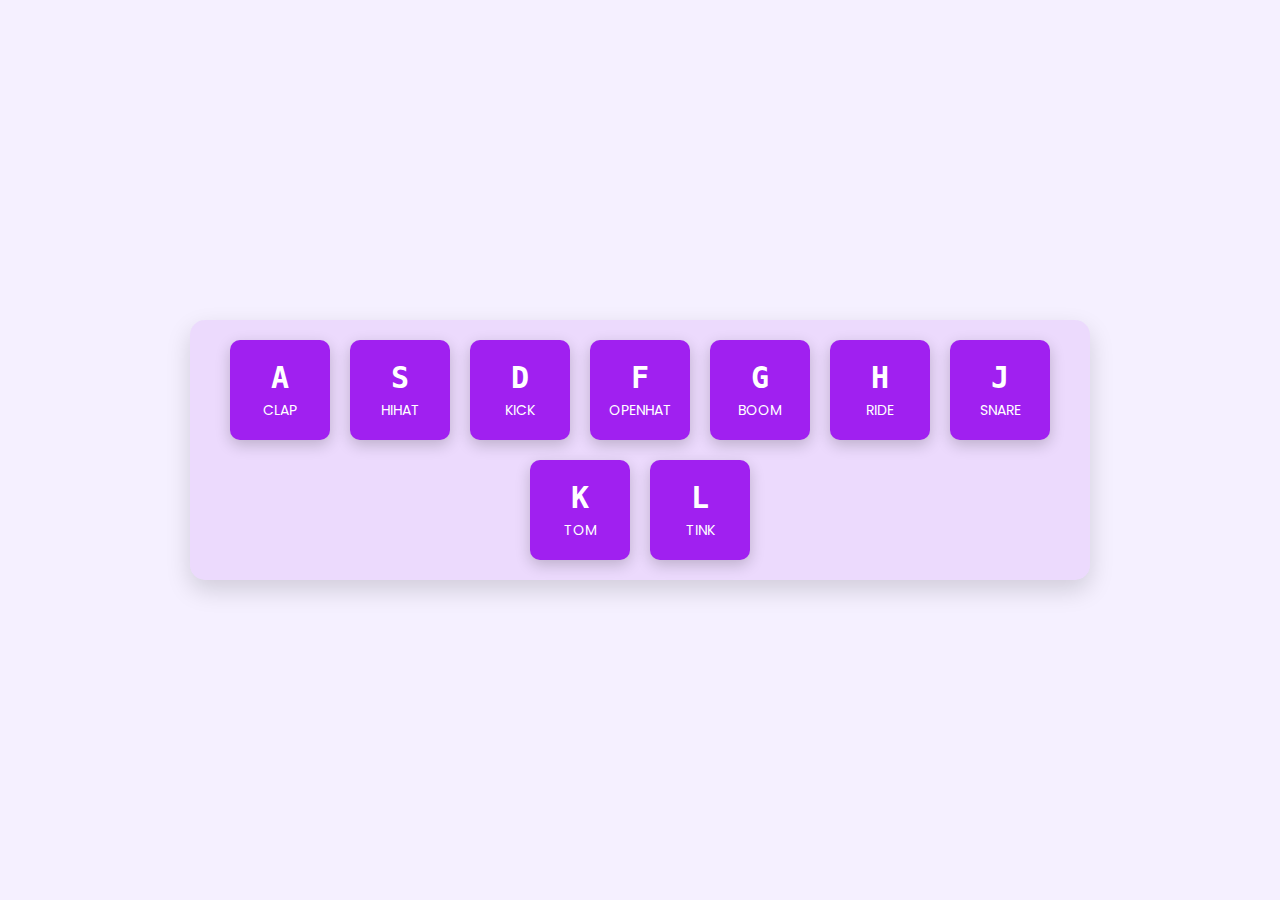
<file: 01 - Drum Kit/index.html>
<!DOCTYPE html>
<html lang="en">
  <head>
    <meta charset="UTF-8" />

    <link rel="icon" href="https://fav.farm/🔥" />
    <title>Drum Kit</title>

    <link rel="stylesheet" href="style.css" />
    <link
      href="https://fonts.googleapis.com/css2?family=Poppins:wght@300;400;600;700&display=swap"
      rel="stylesheet"
    />
  </head>

  <body>
    <div class="keys">
      <div data-key="65" class="key">
        <kbd>A</kbd>
        <span class="sound">clap</span>
      </div>

      <div data-key="83" class="key">
        <kbd>S</kbd>
        <span class="sound">hihat</span>
      </div>

      <div data-key="68" class="key">
        <kbd>D</kbd>
        <span class="sound">kick</span>
      </div>

      <div data-key="70" class="key">
        <kbd>F</kbd>
        <span class="sound">openhat</span>
      </div>

      <div data-key="71" class="key">
        <kbd>G</kbd>
        <span class="sound">boom</span>
      </div>

      <div data-key="72" class="key">
        <kbd>H</kbd>
        <span class="sound">ride</span>
      </div>

      <div data-key="74" class="key">
        <kbd>J</kbd>
        <span class="sound">snare</span>
      </div>

      <div data-key="75" class="key">
        <kbd>K</kbd>
        <span class="sound">tom</span>
      </div>

      <div data-key="76" class="key">
        <kbd>L</kbd>
        <span class="sound">tink</span>
      </div>
    </div>

    <audio data-key="65" src="sounds/clap.wav"></audio>
    <audio data-key="83" src="sounds/hihat.wav"></audio>
    <audio data-key="68" src="sounds/kick.wav"></audio>
    <audio data-key="70" src="sounds/openhat.wav"></audio>
    <audio data-key="71" src="sounds/boom.wav"></audio>
    <audio data-key="72" src="sounds/ride.wav"></audio>
    <audio data-key="74" src="sounds/snare.wav"></audio>
    <audio data-key="75" src="sounds/tom.wav"></audio>
    <audio data-key="76" src="sounds/tink.wav"></audio>

    <script src="./script.js"></script>
  </body>
</html>
</file>
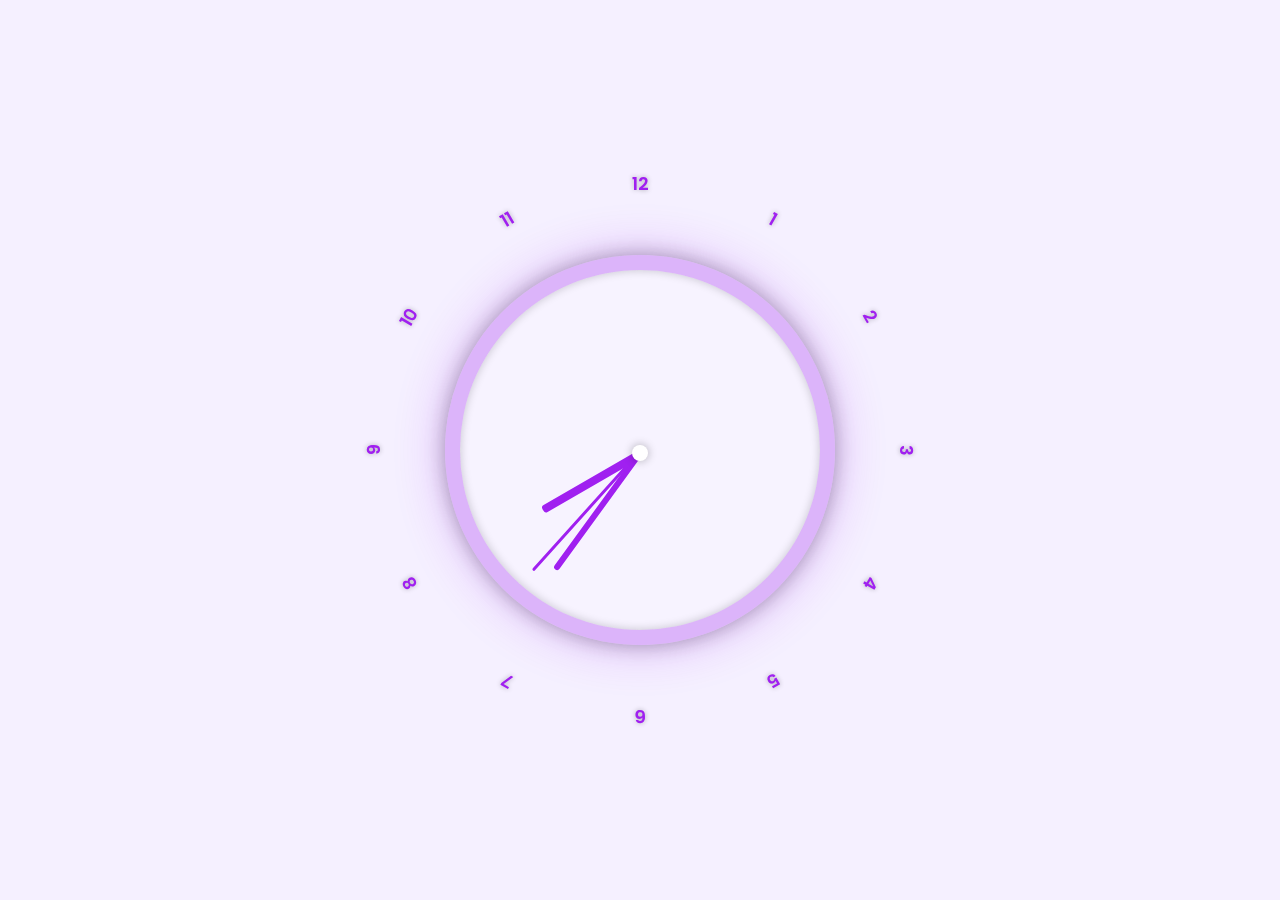
<file: 02 - Clock/index.html>
<!DOCTYPE html>
<html lang="en">
  <head>
    <meta charset="UTF-8" />

    <link rel="icon" href="https://fav.farm/🔥" />
    <title>Clock</title>

    <link rel="stylesheet" href="style.css" />
    <link
      href="https://fonts.googleapis.com/css2?family=Poppins:wght@300;400;600;700&display=swap"
      rel="stylesheet"
    />
  </head>

  <body>
    <div class="clock">
      <div class="clock-face">
        <div class="number number1"><div>1</div></div>
        <div class="number number2"><div>2</div></div>
        <div class="number number3"><div>3</div></div>
        <div class="number number4"><div>4</div></div>
        <div class="number number5"><div>5</div></div>
        <div class="number number6"><div>6</div></div>
        <div class="number number7"><div>7</div></div>
        <div class="number number8"><div>8</div></div>
        <div class="number number9"><div>9</div></div>
        <div class="number number10"><div>10</div></div>
        <div class="number number11"><div>11</div></div>
        <div class="number number12"><div>12</div></div>
        <div class="hand hour-hand"></div>
        <div class="hand min-hand"></div>
        <div class="hand second-hand"></div>
        <div class="center"></div>
      </div>
    </div>

    <script src="./script.js"></script>
  </body>
</html>
</file>
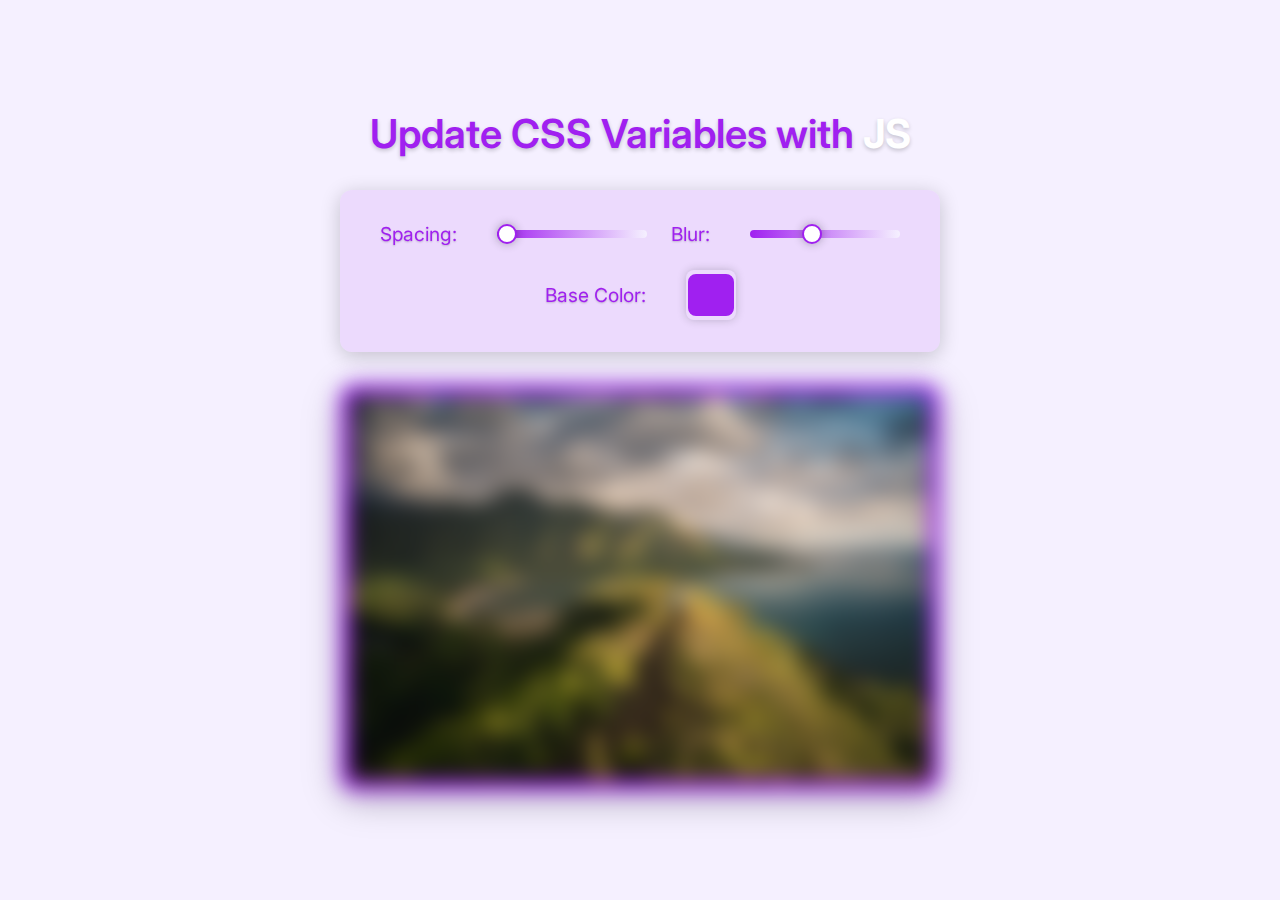
<file: 03 - CSS Variables/index.html>
<!DOCTYPE html>
<html lang="en">
  <head>
    <meta charset="UTF-8" />

    <link rel="icon" href="https://fav.farm/🔥" />
    <title>Stylish CSS Variables Editor</title>

    <link rel="stylesheet" href="style.css" />
    <link
      href="https://fonts.googleapis.com/css2?family=Inter:wght@300;400;600;700&display=swap"
      rel="stylesheet"
    />
  </head>

  <body>
    <h2>Update CSS Variables with <span class="hl">JS</span></h2>

    <div class="controls">
      <label for="spacing">Spacing:</label>
      <input
        id="spacing"
        type="range"
        name="spacing"
        min="10"
        max="200"
        value="10"
        data-sizing="px"
      />
      <label for="blur">Blur:</label>
      <input
        id="blur"
        type="range"
        name="blur"
        min="0"
        max="25"
        value="10"
        data-sizing="px"
      />
      <label for="base">Base Color:</label>
      <input id="base" type="color" name="base" value="#a020f0" />
    </div>

    <img src="img.jpg" alt="Person in a cliff" />

    <script src="./script.js"></script>
  </body>
</html>
</file>
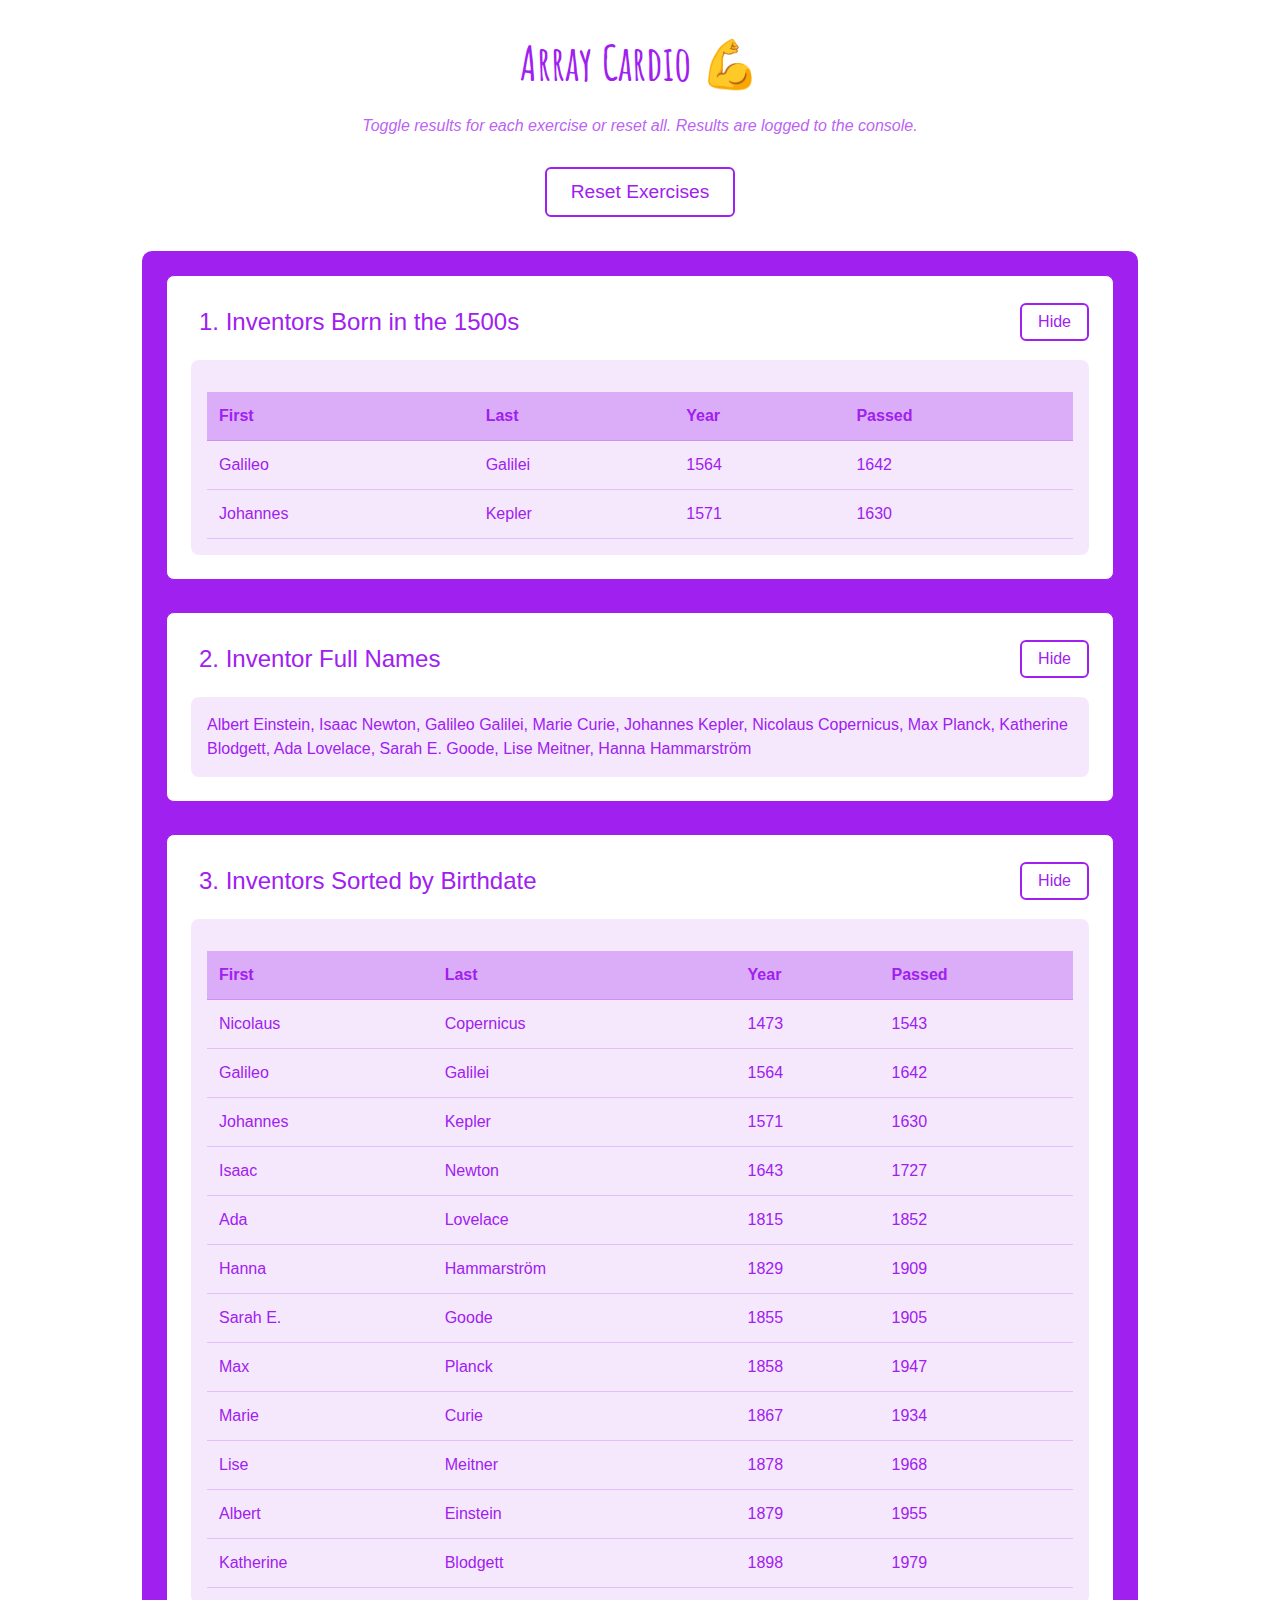
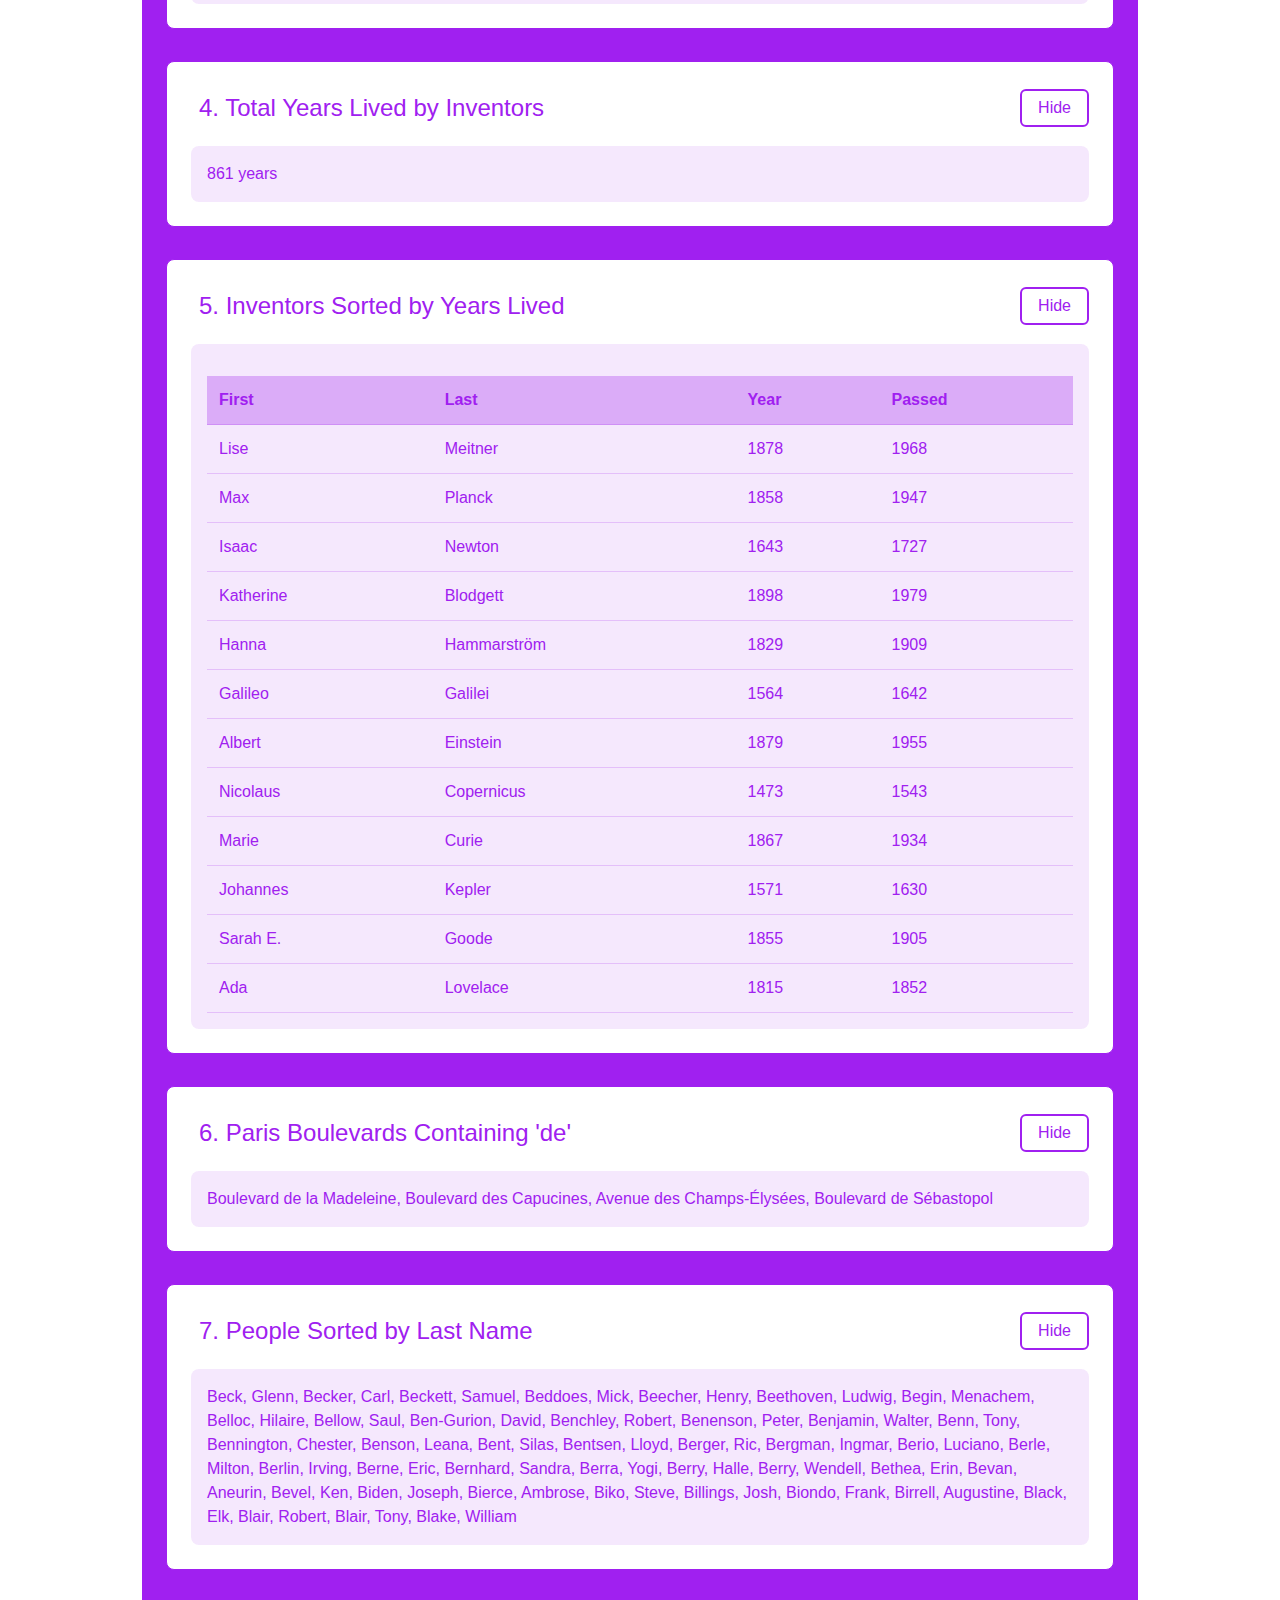
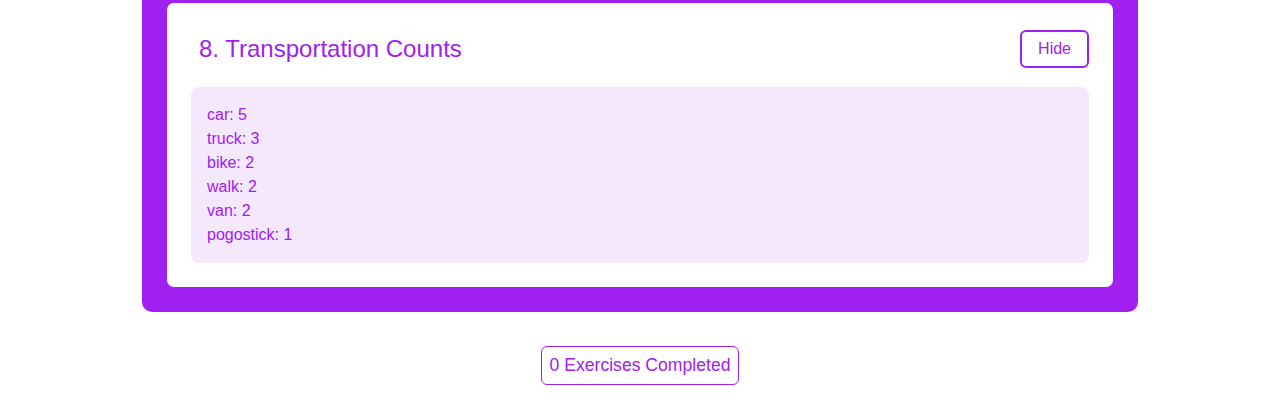
<file: 04 - Array Cardio-1/index.html>
<!DOCTYPE html>
<html lang="en">
  <head>
    <meta charset="UTF-8" />
    <meta name="viewport" content="width=device-width, initial-scale=1.0" />

    <link rel="icon" href="https://fav.farm/🔥" />
    <title>Array Cardio 💪</title>

    <link rel="stylesheet" href="style.css" />
    <link
      href="https://fonts.googleapis.com/css?family=Amatic+SC"
      rel="stylesheet"
      type="text/css"
    />
  </head>

  <body>
    <h1>Array Cardio 💪</h1>

    <p class="hint">
      Toggle results for each exercise or reset all. Results are logged to the
      console.
    </p>

    <div class="controls">
      <button class="reset-button" aria-label="Reset all exercises">
        Reset Exercises
      </button>
    </div>

    <div class="container">
      <div
        class="exercise"
        id="exercise1"
        role="region"
        aria-label="Inventors Born in the 1500s"
      >
        <div class="exercise-header">
          <h2>1. Inventors Born in the 1500s</h2>
          <button class="toggle-result" aria-label="Toggle result visibility">
            Hide
          </button>
        </div>
        <div class="result"></div>
      </div>

      <div
        class="exercise"
        id="exercise2"
        role="region"
        aria-label="Inventor Full Names"
      >
        <div class="exercise-header">
          <h2>2. Inventor Full Names</h2>
          <button class="toggle-result" aria-label="Toggle result visibility">
            Hide
          </button>
        </div>
        <div class="result"></div>
      </div>

      <div
        class="exercise"
        id="exercise3"
        role="region"
        aria-label="Inventors Sorted by Birthdate"
      >
        <div class="exercise-header">
          <h2>3. Inventors Sorted by Birthdate</h2>
          <button class="toggle-result" aria-label="Toggle result visibility">
            Hide
          </button>
        </div>
        <div class="result"></div>
      </div>

      <div
        class="exercise"
        id="exercise4"
        role="region"
        aria-label="Total Years Lived by Inventors"
      >
        <div class="exercise-header">
          <h2>4. Total Years Lived by Inventors</h2>
          <button class="toggle-result" aria-label="Toggle result visibility">
            Hide
          </button>
        </div>
        <div class="result"></div>
      </div>

      <div
        class="exercise"
        id="exercise5"
        role="region"
        aria-label="Inventors Sorted by Years Lived"
      >
        <div class="exercise-header">
          <h2>5. Inventors Sorted by Years Lived</h2>
          <button class="toggle-result" aria-label="Toggle result visibility">
            Hide
          </button>
        </div>
        <div class="result"></div>
      </div>

      <div
        class="exercise"
        id="exercise6"
        role="region"
        aria-label="Paris Boulevards Containing 'de'"
      >
        <div class="exercise-header">
          <h2>6. Paris Boulevards Containing 'de'</h2>
          <button class="toggle-result" aria-label="Toggle result visibility">
            Hide
          </button>
        </div>
        <div class="result"></div>
      </div>

      <div
        class="exercise"
        id="exercise7"
        role="region"
        aria-label="People Sorted by Last Name"
      >
        <div class="exercise-header">
          <h2>7. People Sorted by Last Name</h2>
          <button class="toggle-result" aria-label="Toggle result visibility">
            Hide
          </button>
        </div>
        <div class="result"></div>
      </div>

      <div
        class="exercise"
        id="exercise8"
        role="region"
        aria-label="Transportation Counts"
      >
        <div class="exercise-header">
          <h2>8. Transportation Counts</h2>
          <button class="toggle-result" aria-label="Toggle result visibility">
            Hide
          </button>
        </div>
        <div class="result"></div>
      </div>
    </div>

    <div class="result-count" aria-live="polite">0 Exercises Completed</div>

    <script src="./script.js"></script>
  </body>
</html>
</file>
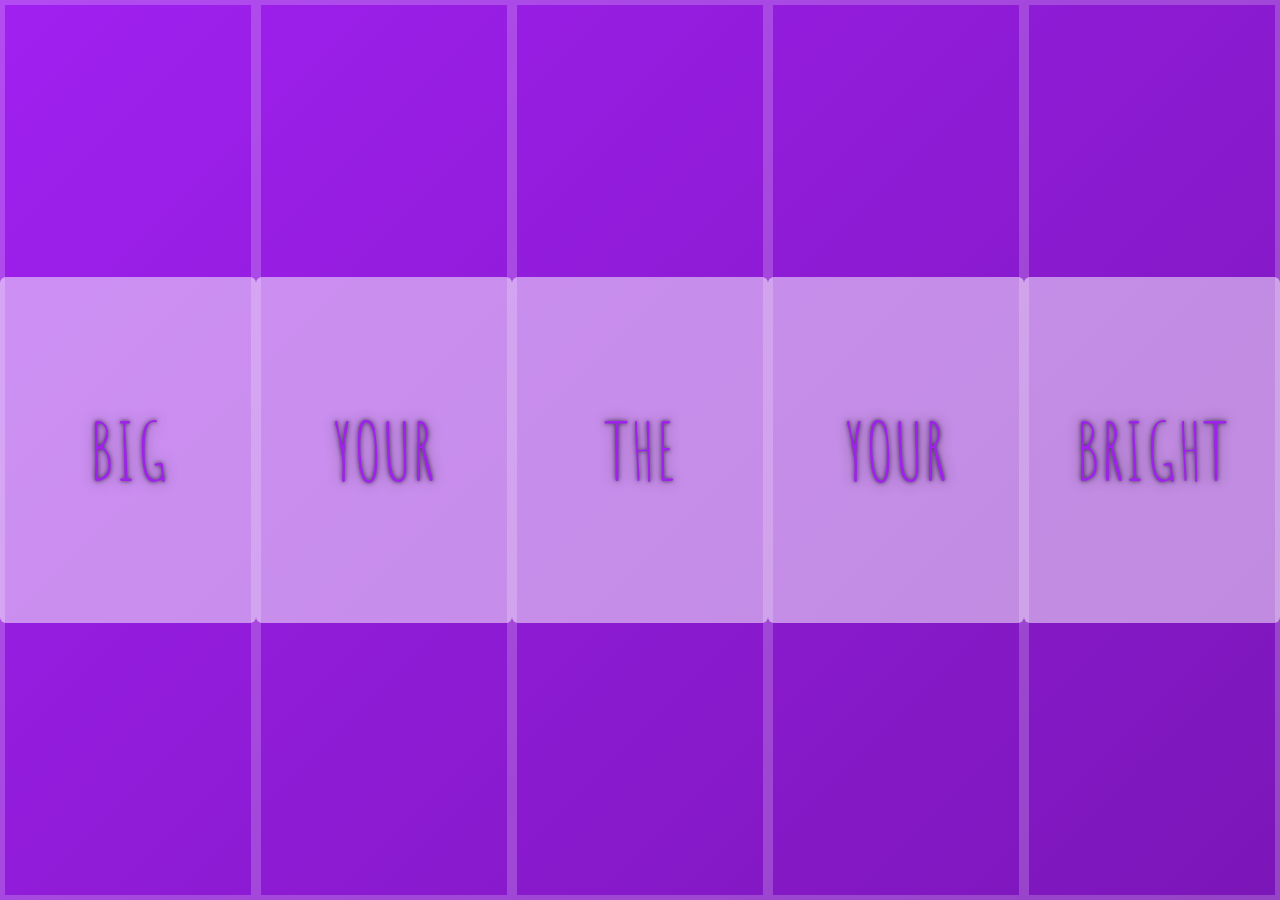
<file: 05 - Flex Panel Gallery/index.html>
<!DOCTYPE html>
<html lang="en">
  <head>
    <meta charset="UTF-8" />

    <link rel="icon" href="https://fav.farm/🔥" />
    <title>Flex Panels 💪</title>

    <link rel="stylesheet" href="style.css" />
    <link
      href="https://fonts.googleapis.com/css?family=Amatic+SC"
      rel="stylesheet"
      type="text/css"
    />
  </head>

  <body>
    <div class="panels">
      <div class="panel panel1">
        <p>Dream</p>
        <p>Big</p>
        <p>Always</p>
      </div>
      <div class="panel panel2">
        <p>Push</p>
        <p>Your</p>
        <p>Limits</p>
      </div>
      <div class="panel panel3">
        <p>Embrace</p>
        <p>The</p>
        <p>Journey</p>
      </div>
      <div class="panel panel4">
        <p>Create</p>
        <p>Your</p>
        <p>Future</p>
      </div>
      <div class="panel panel5">
        <p>Shine</p>
        <p>Bright</p>
        <p>Forever</p>
      </div>
    </div>

    <script src="./script.js"></script>
  </body>
</html>
</file>
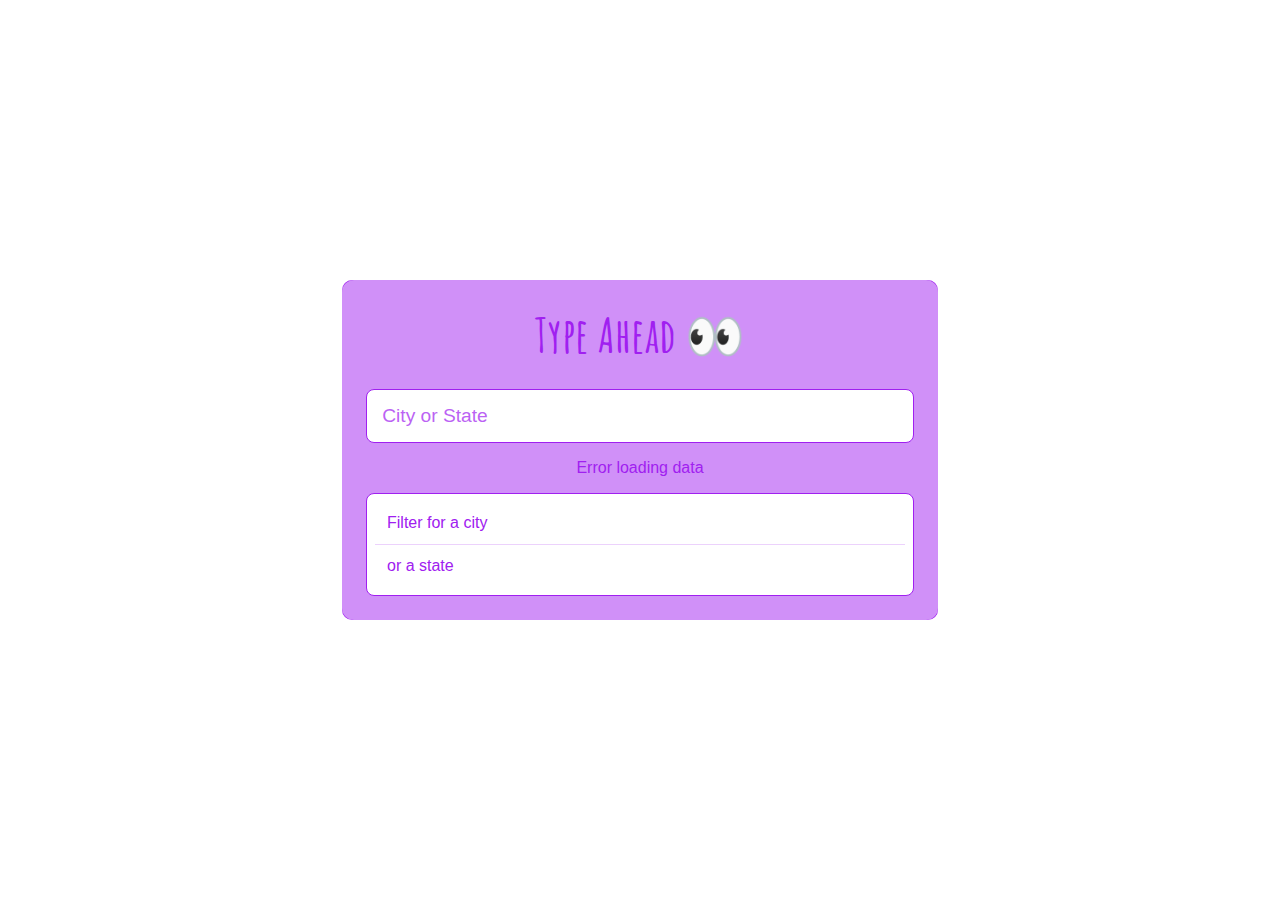
<file: 06 - Type Ahead/index.html>
<!DOCTYPE html>
<html lang="en">
  <head>
    <meta charset="UTF-8" />
    <meta name="viewport" content="width=device-width, initial-scale=1.0" />

    <link rel="icon" href="https://fav.farm/🔥" />
    <title>Type Ahead 👀</title>

    <link rel="stylesheet" href="style.css" />
    <link
      href="https://fonts.googleapis.com/css?family=Amatic+SC"
      rel="stylesheet"
      type="text/css"
    />
  </head>
  <body>
    <div class="search-form" role="search">
      <h1>Type Ahead 👀</h1>
      <div class="search-container">
        <input
          type="text"
          class="search"
          placeholder="City or State"
          aria-label="Search for a city or state"
        />
        <button class="clear-btn" aria-label="Clear search">✕</button>
      </div>
      <div class="loading" aria-live="polite">Loading...</div>
      <ul class="suggestions" aria-live="polite">
        <li>Filter for a city</li>
        <li>or a state</li>
      </ul>
    </div>

    <script src="./script.js"></script>
  </body>
</html>
</file>
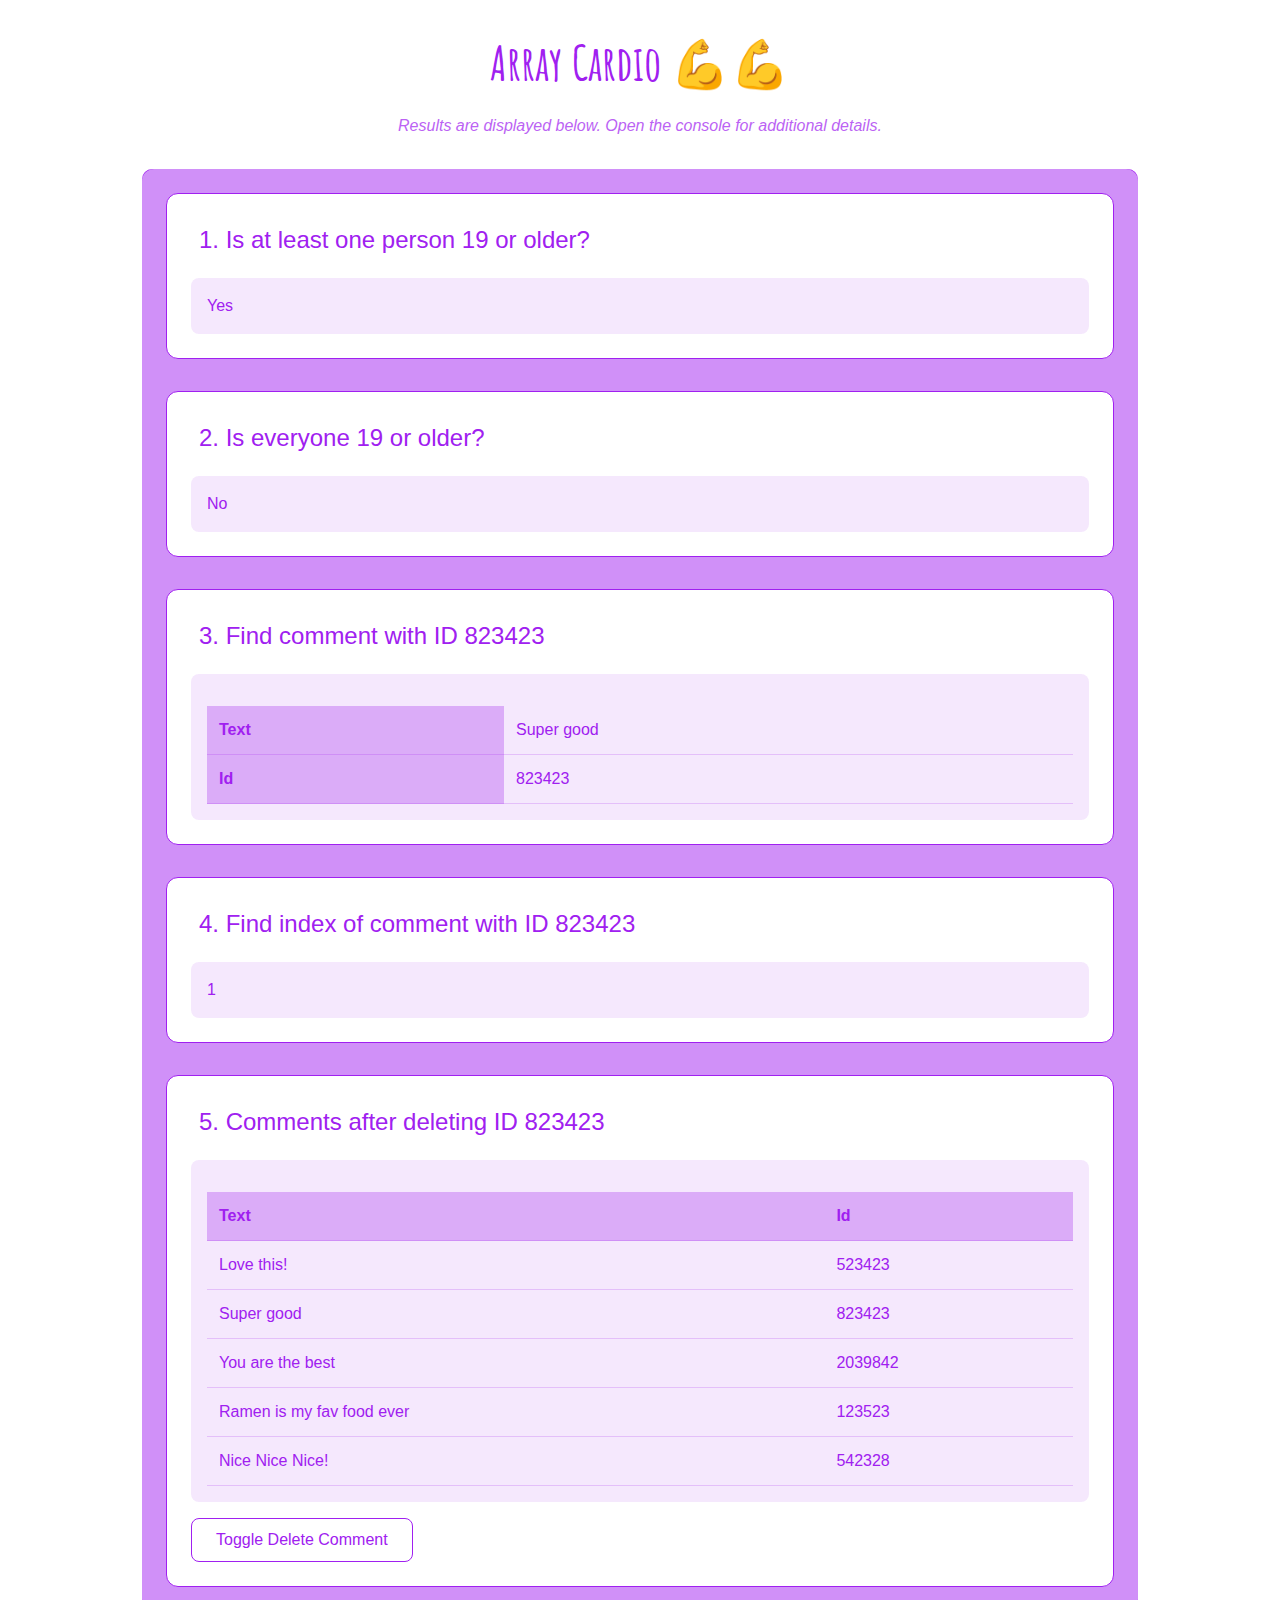
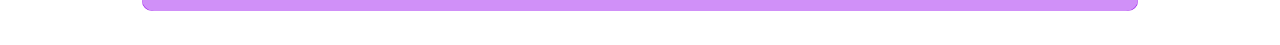
<file: 07 - Array Cardio-2/index.html>
<!DOCTYPE html>
<html lang="en">
  <head>
    <meta charset="UTF-8" />
    <meta name="viewport" content="width=device-width, initial-scale=1.0" />
    <link rel="icon" href="https://fav.farm/🔥" />
    <title>Array Cardio 💪💪</title>
    <link rel="stylesheet" href="style.css" />
    <link
      href="https://fonts.googleapis.com/css?family=Amatic+SC"
      rel="stylesheet"
      type="text/css"
    />
  </head>
  <body>
    <h1>Array Cardio 💪💪</h1>
    <p class="hint">
      Results are displayed below. Open the console for additional details.
    </p>
    <div class="container">
      <div
        class="exercise"
        id="exercise1"
        role="region"
        aria-label="Check if at least one person is 19 or older"
      >
        <h2>1. Is at least one person 19 or older?</h2>
        <div class="result"></div>
      </div>
      <div
        class="exercise"
        id="exercise2"
        role="region"
        aria-label="Check if everyone is 19 or older"
      >
        <h2>2. Is everyone 19 or older?</h2>
        <div class="result"></div>
      </div>
      <div
        class="exercise"
        id="exercise3"
        role="region"
        aria-label="Find comment with ID 823423"
      >
        <h2>3. Find comment with ID 823423</h2>
        <div class="result"></div>
      </div>
      <div
        class="exercise"
        id="exercise4"
        role="region"
        aria-label="Find index of comment with ID 823423"
      >
        <h2>4. Find index of comment with ID 823423</h2>
        <div class="result"></div>
      </div>
      <div
        class="exercise"
        id="exercise5"
        role="region"
        aria-label="Comments after deleting ID 823423"
      >
        <h2>5. Comments after deleting ID 823423</h2>
        <div class="result"></div>
        <button id="toggleDelete" aria-label="Toggle delete or restore comment">
          Toggle Delete Comment
        </button>
      </div>
    </div>

    <script src="./script.js"></script>
  </body>
</html>
</file>
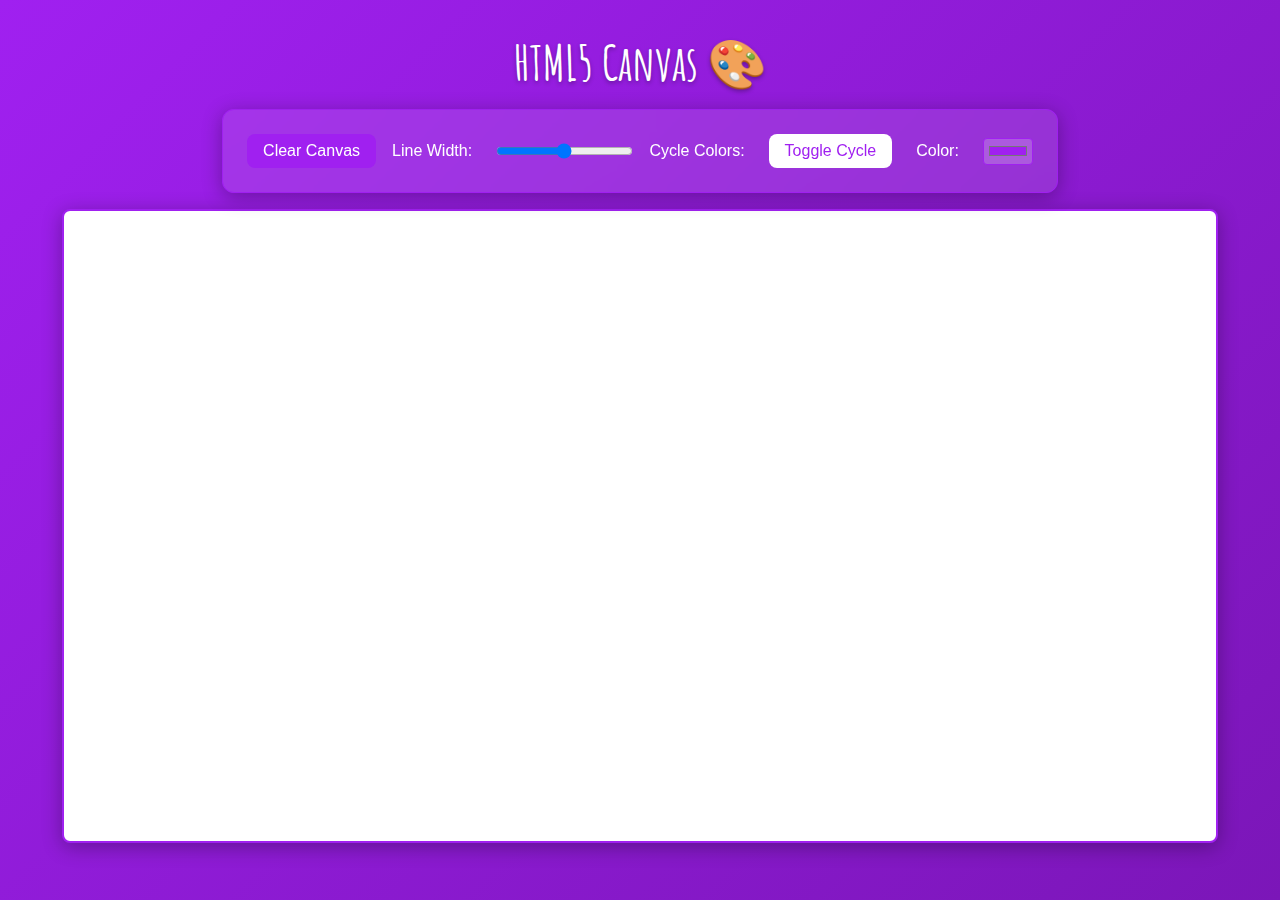
<file: 08 - Canvas/index.html>
<!DOCTYPE html>
<html lang="en">
<head>
  <meta charset="UTF-8">
  <link rel="icon" href="https://fav.farm/🔥" />
  <title>HTML5 Canvas 🎨</title>
  <link rel="stylesheet" href="style.css">
  <link href='https://fonts.googleapis.com/css?family=Amatic+SC' rel='stylesheet' type='text/css'>
  
</head>
<body>
  <h1>HTML5 Canvas 🎨</h1>
  <div class="controls">
    <button id="clearCanvas" aria-label="Clear canvas">Clear Canvas</button>
    <label for="lineWidth">Line Width:</label>
    <input type="range" id="lineWidth" min="1" max="100" value="50" aria-label="Adjust line width">
    <label for="colorMode">Cycle Colors:</label>
    <input type="checkbox" id="colorMode" checked>
    <label for="colorMode" aria-label="Toggle color cycling">Toggle Cycle</label>
    <label for="colorPicker">Color:</label>
    <input type="color" id="colorPicker" value="#a020f0" aria-label="Select fixed color">
  </div>
  <canvas id="draw" width="800" height="800" aria-label="Drawing canvas"></canvas>

  <script src="./script.js"></script>
</body>
</html>
</file>
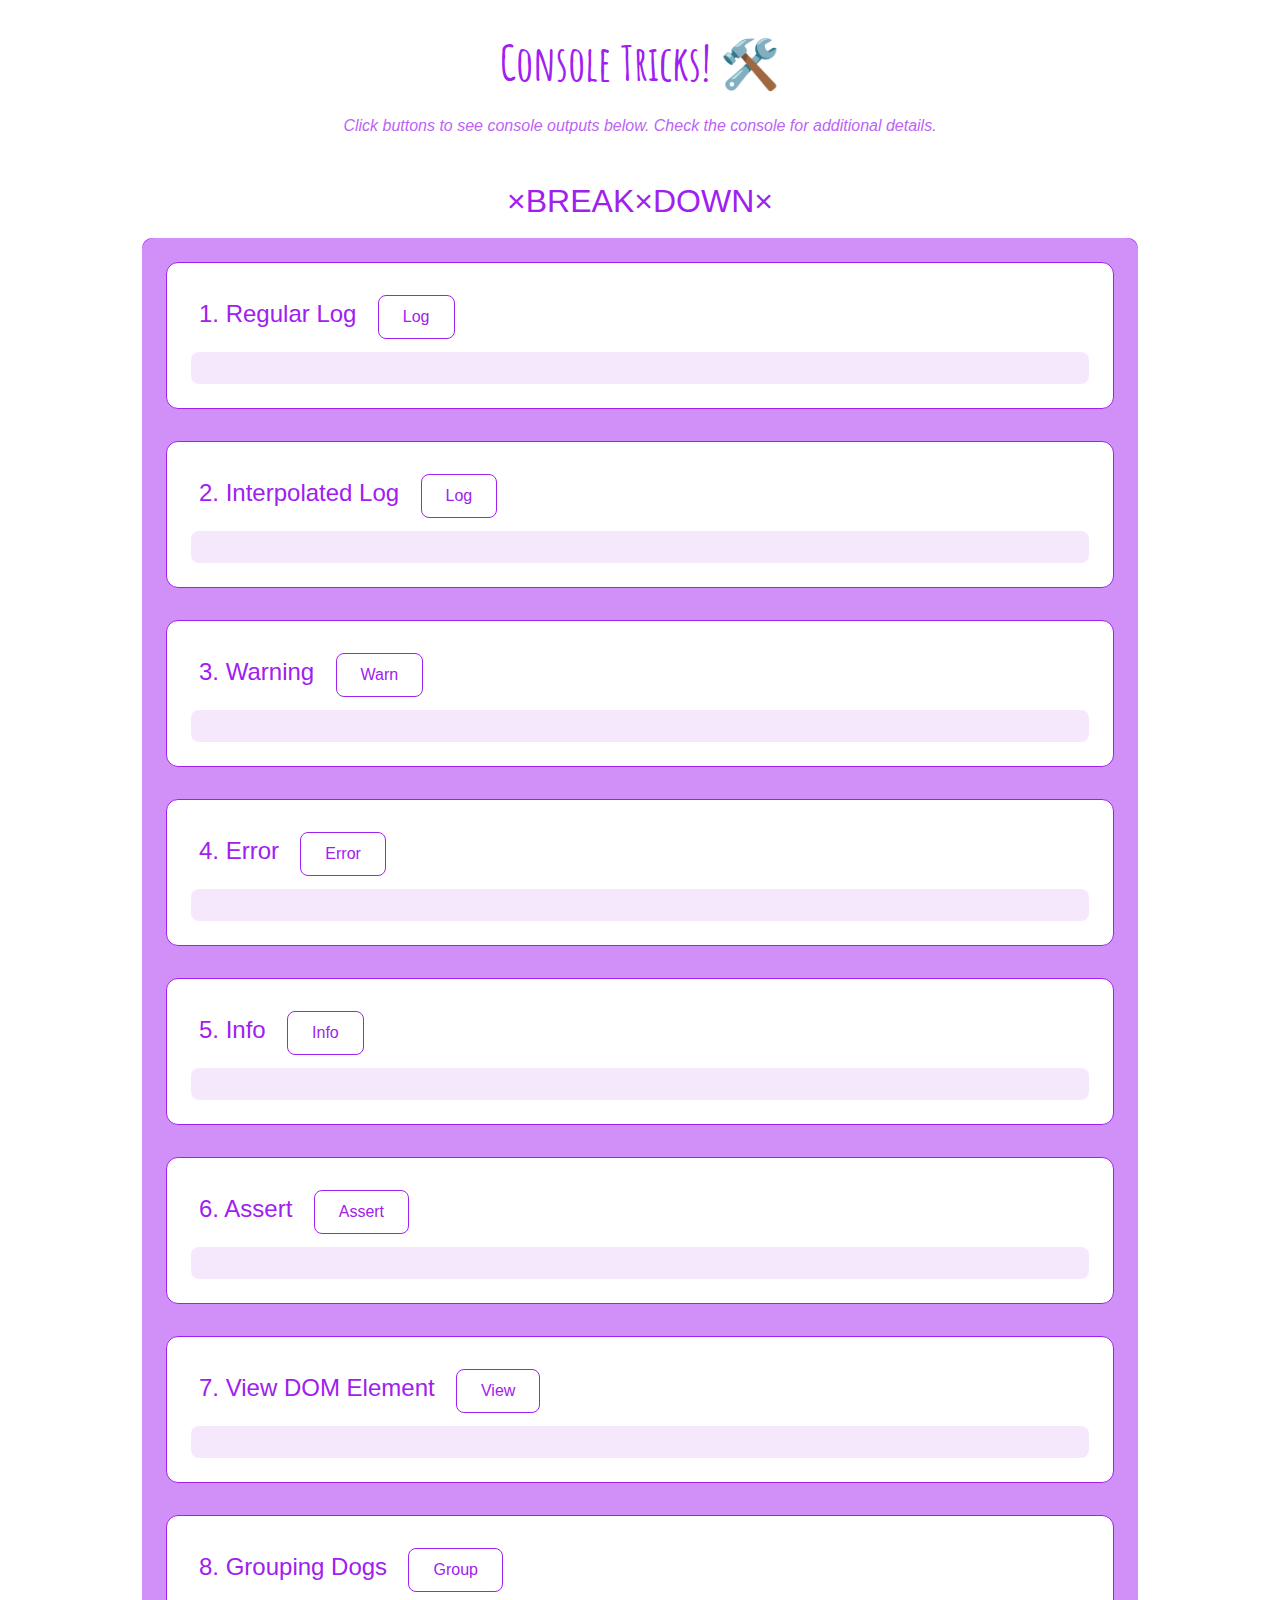
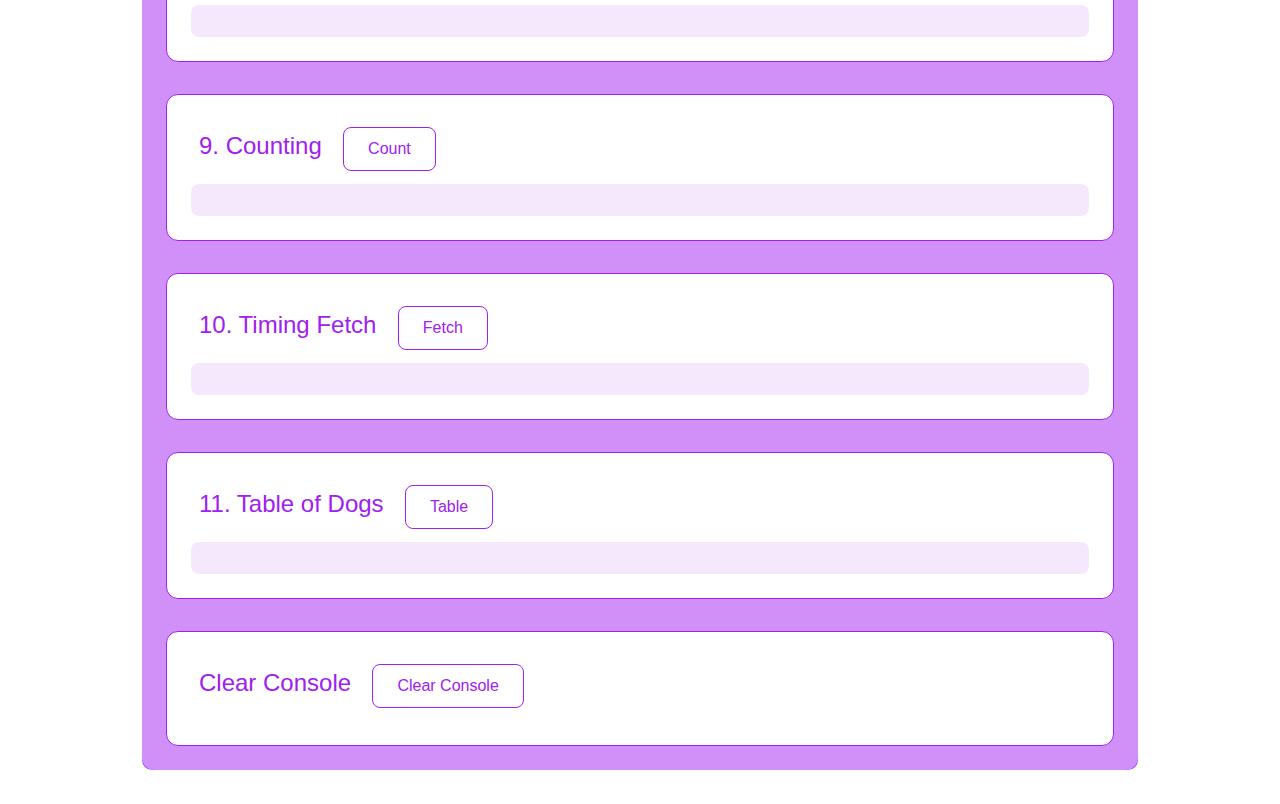
<file: 09 - Dev Tools Domination/index.html>
<!DOCTYPE html>
<html lang="en">
  <head>
    <meta charset="UTF-8" />
    <meta name="viewport" content="width=device-width, initial-scale=1.0" />
    <link rel="icon" href="https://fav.farm/🔥" />
    <title>Console Tricks! 🛠️</title>
    <link rel="stylesheet" href="style.css" />
    <link
      href="https://fonts.googleapis.com/css?family=Amatic+SC"
      rel="stylesheet"
      type="text/css"
    />
  </head>
  <body>
    <h1>Console Tricks! 🛠️</h1>
    <p class="hint">
      Click buttons to see console outputs below. Check the console for
      additional details.
    </p>
    <p
      class="action-text"
      id="actionText"
      role="button"
      aria-label="Toggle action text style"
    >
      ×BREAK×DOWN×
    </p>
    <div class="container">
      <div
        class="exercise"
        id="exercise1"
        role="region"
        aria-label="Regular Log"
      >
        <h2>1. Regular Log</h2>
        <button onclick="logRegular()" aria-label="Log regular message">
          Log
        </button>
        <div class="result" id="logResult"></div>
      </div>
      <div
        class="exercise"
        id="exercise2"
        role="region"
        aria-label="Interpolated Log"
      >
        <h2>2. Interpolated Log</h2>
        <button
          onclick="logInterpolated()"
          aria-label="Log interpolated message"
        >
          Log
        </button>
        <div class="result" id="interpolatedResult"></div>
      </div>
      <div
        class="exercise"
        id="exercise3"
        role="region"
        aria-label="Warning Log"
      >
        <h2>3. Warning</h2>
        <button onclick="logWarning()" aria-label="Log warning message">
          Warn
        </button>
        <div class="result" id="warningResult"></div>
      </div>
      <div class="exercise" id="exercise4" role="region" aria-label="Error Log">
        <h2>4. Error</h2>
        <button onclick="logError()" aria-label="Log error message">
          Error
        </button>
        <div class="result" id="errorResult"></div>
      </div>
      <div class="exercise" id="exercise5" role="region" aria-label="Info Log">
        <h2>5. Info</h2>
        <button onclick="logInfo()" aria-label="Log info message">Info</button>
        <div class="result" id="infoResult"></div>
      </div>
      <div
        class="exercise"
        id="exercise6"
        role="region"
        aria-label="Assert Log"
      >
        <h2>6. Assert</h2>
        <button onclick="logAssert()" aria-label="Log assert message">
          Assert
        </button>
        <div class="result" id="assertResult"></div>
      </div>
      <div
        class="exercise"
        id="exercise7"
        role="region"
        aria-label="View DOM Element"
      >
        <h2>7. View DOM Element</h2>
        <button onclick="viewDOM()" aria-label="View DOM element">View</button>
        <div class="result" id="domResult"></div>
      </div>
      <div
        class="exercise"
        id="exercise8"
        role="region"
        aria-label="Grouping Dogs"
      >
        <h2>8. Grouping Dogs</h2>
        <button onclick="logGroups()" aria-label="Log grouped dogs">
          Group
        </button>
        <div class="result" id="groupResult"></div>
      </div>
      <div class="exercise" id="exercise9" role="region" aria-label="Counting">
        <h2>9. Counting</h2>
        <button onclick="logCounts()" aria-label="Log counts">Count</button>
        <div class="result" id="countResult"></div>
      </div>
      <div
        class="exercise"
        id="exercise10"
        role="region"
        aria-label="Timing Fetch"
      >
        <h2>10. Timing Fetch</h2>
        <button onclick="logTiming()" aria-label="Fetch and time data">
          Fetch
        </button>
        <div class="result" id="timingResult"></div>
      </div>
      <div
        class="exercise"
        id="exercise11"
        role="region"
        aria-label="Table of Dogs"
      >
        <h2>11. Table of Dogs</h2>
        <button onclick="logTable()" aria-label="Log dogs table">Table</button>
        <div class="result" id="tableResult"></div>
      </div>
      <div class="exercise" role="region" aria-label="Clear Console">
        <h2>Clear Console</h2>
        <button onclick="clearConsole()" aria-label="Clear console">
          Clear Console
        </button>
      </div>
    </div>

    <script src="./script.js"></script>
  </body>
</html>
</file>
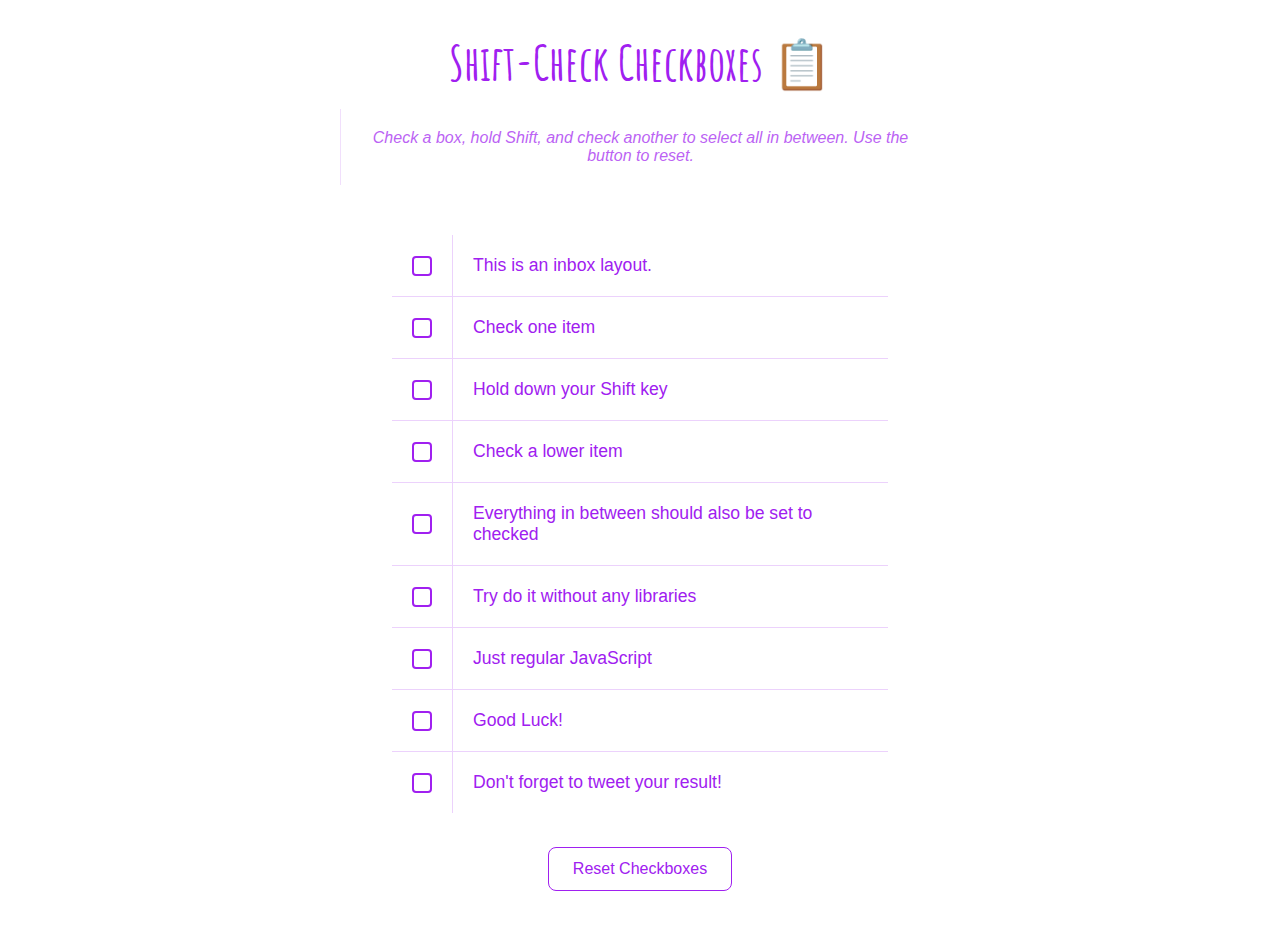
<file: 10 - Hold Shift and Check Checkboxes/index.html>
<!DOCTYPE html>
<html lang="en">
  <head>
    <meta charset="UTF-8" />
    <meta name="viewport" content="width=device-width, initial-scale=1.0" />
    <link rel="icon" href="https://fav.farm/🔥" />
    <title>Shift-Check Checkboxes 📋</title>
    <link rel="stylesheet" href="style.css" />
    <link
      href="https://fonts.googleapis.com/css?family=Amatic+SC"
      rel="stylesheet"
      type="text/css"
    />
  </head>
  <body>
    <h1>Shift-Check Checkboxes 📋</h1>
    <p class="hint">
      Check a box, hold Shift, and check another to select all in between. Use
      the button to reset.
    </p>
    <div class="inbox" role="list">
      <div class="item" role="listitem">
        <input type="checkbox" aria-label="This is an inbox layout" />
        <p>This is an inbox layout.</p>
      </div>
      <div class="item" role="listitem">
        <input type="checkbox" aria-label="Check one item" />
        <p>Check one item</p>
      </div>
      <div class="item" role="listitem">
        <input type="checkbox" aria-label="Hold down your Shift key" />
        <p>Hold down your Shift key</p>
      </div>
      <div class="item" role="listitem">
        <input type="checkbox" aria-label="Check a lower item" />
        <p>Check a lower item</p>
      </div>
      <div class="item" role="listitem">
        <input
          type="checkbox"
          aria-label="Everything in between should also be set to checked"
        />
        <p>Everything in between should also be set to checked</p>
      </div>
      <div class="item" role="listitem">
        <input type="checkbox" aria-label="Try do it without any libraries" />
        <p>Try do it without any libraries</p>
      </div>
      <div class="item" role="listitem">
        <input type="checkbox" aria-label="Just regular JavaScript" />
        <p>Just regular JavaScript</p>
      </div>
      <div class="item" role="listitem">
        <input type="checkbox" aria-label="Good Luck!" />
        <p>Good Luck!</p>
      </div>
      <div class="item" role="listitem">
        <input
          type="checkbox"
          aria-label="Don't forget to tweet your result!"
        />
        <p>Don't forget to tweet your result!</p>
      </div>
    </div>
    <button id="resetButton" aria-label="Reset all checkboxes">
      Reset Checkboxes
    </button>

    <script src="./script.js"></script>
  </body>
</html>
</file>
<file: 01 - Drum Kit/style.css>
html {
  box-sizing: border-box;
  font-size: 10px;
  scroll-behavior: smooth;
}

*,
*:before,
*:after {
  box-sizing: inherit;
}

body {
  margin: 0;
  min-height: 100vh;
  display: flex;
  justify-content: center;
  align-items: center;
  font-family: "Poppins", sans-serif;
  background: #f5f0ff;
}

.keys {
  display: flex;
  flex-wrap: wrap;
  justify-content: center;
  gap: 20px;
  padding: 20px;
  background: rgba(160, 32, 240, 0.1);
  border-radius: 15px;
  box-shadow: 0 10px 25px rgba(0, 0, 0, 0.15);
  max-width: 900px;
  margin: 0 auto;
}

.key {
  display: flex;
  flex-direction: column;
  align-items: center;
  justify-content: center;
  width: 100px;
  height: 100px;
  background: #a020f0;
  color: white;
  border-radius: 10px;
  box-shadow: 0 5px 15px rgba(0, 0, 0, 0.2);
  transition: all 0.2s ease;
  cursor: pointer;
}

.key:hover {
  background: #7a18b8;
  transform: translateY(-5px);
  box-shadow: 0 8px 20px rgba(0, 0, 0, 0.3);
}

.key.playing {
  transform: scale(1.1);
  background: #c78ff5;
  box-shadow: 0 8px 20px rgba(0, 0, 0, 0.3);
}

kbd {
  font-size: 3rem;
  font-weight: 600;
}

.sound {
  font-size: 1.4rem;
  text-transform: uppercase;
  color: white;
  margin-top: 5px;
}

@media (max-width: 768px) {
  .keys {
    gap: 15px;
    padding: 15px;
  }
  .key {
    width: 80px;
    height: 80px;
  }
  kbd {
    font-size: 2.5rem;
  }
  .sound {
    font-size: 1.2rem;
  }
}
</file>
<file: 02 - Clock/style.css>
html {
  font-family: "Poppins", sans-serif;
  font-size: 10px;
  overflow: hidden;
}

body {
  margin: 0;
  font-size: 2rem;
  display: flex;
  flex: 1;
  min-height: 100vh;
  align-items: center;
  justify-content: center;
  background: #f5f0ff;
}

.clock {
  width: 32rem;
  height: 32rem;
  border: 15px solid rgba(160, 32, 240, 0.3);
  border-radius: 50%;
  margin: 50px auto;
  position: relative;
  padding: 2rem;
  background: rgba(255, 255, 255, 0.2);
  backdrop-filter: blur(10px);
  box-shadow: 0 0 20px rgba(0, 0, 0, 0.3), inset 0 0 10px rgba(0, 0, 0, 0.2),
    0 0 50px rgba(160, 32, 240, 0.3);
  animation: pulse 4s ease-in-out infinite;
}

@keyframes pulse {
  0%,
  100% {
    transform: scale(1);
  }
  50% {
    transform: scale(1.03);
  }
}

.clock-face {
  position: relative;
  width: 100%;
  height: 100%;
}

.hand {
  width: 50%;
  height: 6px;
  background: white;
  position: absolute;
  top: 50%;
  transform-origin: 100%;
  transform: rotate(90deg);
  transition: all 0.05s cubic-bezier(0.4, 1.2, 0.4, 1);
  border-radius: 3px;
}

.hand:hover {
  background: #c78ff5;
}

.hour-hand {
  width: 35%;
  height: 8px;
  left: 15%;
  background: #a020f0;
}

.hour-hand:hover {
  background: #7a18b8;
}

.min-hand {
  width: 45%;
  height: 6px;
  left: 5%;
  background: #a020f0;
}

.min-hand:hover {
  background: #7a18b8;
}

.second-hand {
  height: 3px;
  background: #a020f0;
}

.second-hand:hover {
  background: #7a18b8;
}

.second-hand.tick {
  transform: scale(1.02);
}

@keyframes tick {
  0% {
    transform: scale(1);
  }
  50% {
    transform: scale(1.02);
  }
  100% {
    transform: scale(1);
  }
}

.center {
  width: 16px;
  height: 16px;
  background: white;
  border-radius: 50%;
  position: absolute;
  top: 48.5%;
  left: 47.5%;
  box-shadow: 0 0 10px rgba(0, 0, 0, 0.3);
}

.number {
  position: absolute;
  width: 100%;
  height: 100%;
  text-align: center;
  color: #a020f0;
  font-size: 1.8rem;
  font-weight: 600;
  text-shadow: 0 0 5px rgba(0, 0, 0, 0.3);
}

.number1 {
  transform: rotate(30deg);
}
.number2 {
  transform: rotate(60deg);
}
.number3 {
  transform: rotate(90deg);
}
.number4 {
  transform: rotate(120deg);
}
.number5 {
  transform: rotate(150deg);
}
.number6 {
  transform: rotate(180deg);
}
.number7 {
  transform: rotate(210deg);
}
.number8 {
  transform: rotate(240deg);
}
.number9 {
  transform: rotate(270deg);
}
.number10 {
  transform: rotate(300deg);
}
.number11 {
  transform: rotate(330deg);
}
.number12 {
  transform: rotate(0deg);
}
.number div {
  transform: translateY(-12rem);
}

@media (max-width: 768px) {
  .clock {
    width: 24rem;
    height: 24rem;
    border-width: 10px;
    padding: 1.5rem;
  }

  .number div {
    transform: translateY(-9rem);
  }

  .number {
    font-size: 1.4rem;
  }

  .center {
    width: 12px;
    height: 12px;
    top: 48%;
    left: 47%;
  }
}
</file>
<file: 03 - CSS Variables/style.css>
:root {
  --base: #a020f0;
  --spacing: 10px;
  --blur: 10px;
}

* {
  box-sizing: border-box;
  margin: 0;
  padding: 0;
}

body {
  min-height: 100vh;
  display: flex;
  flex-direction: column;
  align-items: center;
  justify-content: center;
  background: #f5f0ff;
  color: #a020f0;
  font-family: "Inter", sans-serif;
  font-weight: 300;
  font-size: 1.5rem;
  overflow-x: hidden;
  padding: 20px;
}

h2 {
  font-size: 2.5rem;
  font-weight: 600;
  margin-bottom: 2rem;
  text-shadow: 0 2px 4px rgba(0, 0, 0, 0.2);
  animation: fadeIn 1s ease-in;
}

.hl {
  color: white;
  font-weight: 700;
  transition: color 0.3s ease;
}

.controls {
  display: flex;
  flex-wrap: wrap;
  gap: 1.5rem;
  background: rgba(160, 32, 240, 0.1);
  backdrop-filter: blur(8px);
  padding: 2rem;
  border-radius: 12px;
  box-shadow: 0 4px 20px rgba(0, 0, 0, 0.2);
  margin-bottom: 2rem;
  max-width: 600px;
  width: 100%;
  justify-content: center;
  align-items: center;
  transition: all 0.3s ease;
}

.controls:hover {
  background: rgba(160, 32, 240, 0.2);
  box-shadow: 0 6px 25px rgba(0, 0, 0, 0.3);
}

label {
  font-size: 1.2rem;
  font-weight: 400;
  color: #a020f0;
  margin-right: 1rem;
  text-shadow: 0 1px 2px rgba(0, 0, 0, 0.2);
}

input[type="range"] {
  width: 150px;
  -webkit-appearance: none;
  appearance: none;
  height: 8px;
  border-radius: 5px;
  background: linear-gradient(to right, #a020f0, #f5f0ff);
  outline: none;
  transition: background 0.3s ease;
}

input[type="range"]::-webkit-slider-thumb {
  -webkit-appearance: none;
  appearance: none;
  width: 20px;
  height: 20px;
  border-radius: 50%;
  background: white;
  border: 2px solid #a020f0;
  cursor: pointer;
  box-shadow: 0 0 10px rgba(0, 0, 0, 0.3);
  transition: all 0.2s ease;
}

input[type="range"]::-webkit-slider-thumb:hover {
  transform: scale(1.2);
  background: #a020f0;
  border-color: white;
}

input[type="color"] {
  -webkit-appearance: none;
  appearance: none;
  width: 50px;
  height: 50px;
  border: none;
  border-radius: 8px;
  cursor: pointer;
  background: transparent;
  box-shadow: 0 0 10px rgba(0, 0, 0, 0.2);
  transition: transform 0.2s ease;
}

input[type="color"]::-webkit-color-swatch {
  border: 2px solid #a020f0;
  border-radius: 8px;
}

input[type="color"]:hover {
  transform: scale(1.1);
}

img {
  max-width: 100%;
  width: 600px;
  height: auto;
  padding: var(--spacing);
  background: var(--base);
  filter: blur(var(--blur));
  border-radius: 16px;
  box-shadow: 0 8px 30px rgba(0, 0, 0, 0.3);
  transition: all 0.3s ease;
  animation: slideIn 1s ease-in;
}

img:hover {
  transform: scale(1.02);
  box-shadow: 0 10px 35px rgba(0, 0, 0, 0.4);
}

@keyframes fadeIn {
  from {
    opacity: 0;
    transform: translateY(-20px);
  }
  to {
    opacity: 1;
    transform: translateY(0);
  }
}

@keyframes slideIn {
  from {
    opacity: 0;
    transform: translateY(20px);
  }
  to {
    opacity: 1;
    transform: translateY(0);
  }
}

@media (max-width: 600px) {
  h2 {
    font-size: 2rem;
  }
  .controls {
    flex-direction: column;
    align-items: center;
    padding: 1.5rem;
  }
  input[type="range"] {
    width: 100%;
    max-width: 200px;
  }
  label {
    font-size: 1rem;
    margin-bottom: 0.5rem;
  }
  img {
    width: 90%;
  }
}
</file>
<file: 04 - Array Cardio-1/style.css>
* {
  box-sizing: border-box;
  margin: 0;
  padding: 0;
  box-shadow: none;
}

body {
  min-height: 100vh;
  background: #ffffff;
  font-family: "Inter", Arial, sans-serif;
  font-weight: 300;
  font-size: 1.2rem;
  padding: 2rem;
  display: flex;
  flex-direction: column;
  align-items: center;
  overflow-x: hidden;
}

h1 {
  font-family: "Amatic SC", cursive;
  font-size: 3rem;
  color: #a020f0;
  margin-bottom: 1.5rem;
  animation: fadeIn 1s ease-in;
  text-shadow: none;
}

p.hint {
  font-size: 1rem;
  opacity: 0.7;
  margin-bottom: 2rem;
  font-style: italic;
  color: #a020f0;
  text-align: center;
}

.container {
  max-width: 1000px;
  width: 100%;
  display: flex;
  flex-direction: column;
  gap: 2rem;
  background: #a020f0;
  border: 2px solid #ffffff;
  border-radius: 12px;
  padding: 1.5rem;
}

.exercise {
  background: #ffffff;
  border-radius: 8px;
  padding: 1.5rem;
  border: 1px solid #a020f0;
  animation: slideIn 0.5s ease-in;
}

.exercise-header {
  display: flex;
  justify-content: space-between;
  align-items: center;
  margin-bottom: 1rem;
}

.exercise h2 {
  font-size: 1.5rem;
  font-weight: 500;
  color: #a020f0;
  background: #ffffff;
  padding: 0.5rem;
  border-radius: 6px;
  display: inline-block;
}

.toggle-result {
  padding: 0.5rem 1rem;
  border: 2px solid #a020f0;
  border-radius: 6px;
  background: #ffffff;
  color: #a020f0;
  font-size: 1rem;
  cursor: pointer;
  transition: transform 0.2s ease, background 0.3s ease, color 0.3s ease;
}

.toggle-result:hover {
  transform: scale(1.05);
  background: #a020f0;
  color: #ffffff;
}

.controls {
  display: flex;
  justify-content: center;
  margin-bottom: 2rem;
}

.reset-button {
  padding: 0.75rem 1.5rem;
  border: 2px solid #a020f0;
  border-radius: 6px;
  background: #ffffff;
  color: #a020f0;
  font-size: 1.2rem;
  cursor: pointer;
  transition: transform 0.2s ease, background 0.3s ease, color 0.3s ease;
}

.reset-button:hover {
  transform: scale(1.05);
  background: #a020f0;
  color: #ffffff;
}

.result {
  font-size: 1rem;
  line-height: 1.5;
  padding: 1rem;
  background: rgba(160, 32, 240, 0.1);
  border-radius: 8px;
  overflow-x: auto;
  color: #a020f0;
  display: block;
}

.result.hidden {
  display: none;
}

table {
  width: 100%;
  border-collapse: collapse;
  margin-top: 1rem;
  overflow-x: auto;
}

th,
td {
  padding: 0.75rem;
  text-align: left;
  border-bottom: 1px solid rgba(160, 32, 240, 0.2);
  color: #a020f0;
}

th {
  background: rgba(160, 32, 240, 0.3);
  text-transform: capitalize;
}

.result-count {
  font-size: 1.1rem;
  color: #a020f0;
  background: #ffffff;
  border: 1px solid #a020f0;
  padding: 0.5rem;
  border-radius: 6px;
  text-align: center;
  margin-top: 2rem;
}

@keyframes fadeIn {
  from {
    opacity: 0;
    transform: translateY(-20px);
  }
  to {
    opacity: 1;
    transform: translateY(0);
  }
}

@keyframes slideIn {
  from {
    opacity: 0;
    transform: translateY(20px);
  }
  to {
    opacity: 1;
    transform: translateY(0);
  }
}

@media (max-width: 600px) {
  h1 {
    font-size: 2rem;
  }
  .container {
    padding: 1rem;
  }
  .exercise {
    padding: 1rem;
  }
  .exercise h2 {
    font-size: 1.2rem;
  }
  .result {
    font-size: 0.9rem;
  }
  .toggle-result,
  .reset-button {
    font-size: 0.9rem;
    padding: 0.4rem 0.8rem;
  }
  .result-count {
    font-size: 1rem;
  }
}
</file>
<file: 05 - Flex Panel Gallery/style.css>
html {
  box-sizing: border-box;
  background: linear-gradient(135deg, #a020f0, #7b16b8);
  font-family: "Inter", sans-serif;
  font-size: 20px;
  font-weight: 200;
}

body {
  margin: 0;
}

*,
*:before,
*:after {
  box-sizing: inherit;
}

.panels {
  min-height: 100vh;
  overflow: hidden;
  display: flex;
}

.panel {
  box-shadow: inset 0 0 0 5px rgba(255, 255, 255, 0.2);
  color: #ffffff;
  text-align: center;
  align-items: center;
  transition: font-size 0.7s cubic-bezier(0.61, -0.19, 0.7, -0.11),
    flex 0.7s cubic-bezier(0.61, -0.19, 0.7, -0.11), background 0.2s;
  font-size: 20px;
  background-size: cover;
  background-position: center;
  flex: 1;
  justify-content: center;
  display: flex;
  flex-direction: column;
}

.panel1 {
  background-image: url(https://source.unsplash.com/7bwQXzbF6KE/1500x1500);
}
.panel2 {
  background-image: url(https://source.unsplash.com/7bwQXzbF6KE/1500x1500);
}
.panel3 {
  background-image: url(https://source.unsplash.com/7bwQXzbF6KE/1500x1500);
}
.panel4 {
  background-image: url(https://source.unsplash.com/7bwQXzbF6KE/1500x1500);
}
.panel5 {
  background-image: url(https://source.unsplash.com/7bwQXzbF6KE/1500x1500);
}

/* Flex Items */
.panel > * {
  margin: 0;
  width: 100%;
  transition: transform 0.5s;
  flex: 1 0 auto;
  display: flex;
  justify-content: center;
  align-items: center;
}

.panel > *:first-child {
  transform: translateY(-100%);
}
.panel.open-active > *:first-child {
  transform: translateY(0);
}
.panel > *:last-child {
  transform: translateY(100%);
}
.panel.open-active > *:last-child {
  transform: translateY(0);
}

.panel p {
  text-transform: uppercase;
  font-family: "Amatic SC", cursive;
  text-shadow: 0 0 4px rgba(0, 0, 0, 0.72), 0 0 14px rgba(0, 0, 0, 0.45);
  font-size: 2em;
  color: #ffffff;
}

.panel p:nth-child(2) {
  font-size: 4em;
  color: #a020f0;
  background: rgba(255, 255, 255, 0.5);
  border-radius: 6px;
  padding: 0.5rem;
}

.panel.open {
  flex: 5;
  font-size: 40px;
}

@media only screen and (max-width: 600px) {
  .panel p {
    font-size: 1em;
  }
}
</file>
<file: 06 - Type Ahead/style.css>
* {
  box-sizing: border-box;
  margin: 0;
  padding: 0;
  box-shadow: none;
}

body {
  min-height: 100vh;
  background: #ffffff;
  font-family: "Inter", sans-serif;
  display: flex;
  justify-content: center;
  align-items: center;
  padding: 2rem;
}

.search-form {
  background: #a020f0;
  border: 2px solid #ffffff;
  border-radius: 12px;
  padding: 1.5rem;
  width: 100%;
  max-width: 600px;
  animation: fadeIn 1s ease-in;
  position: relative;
}

.search-form::before {
  content: "";
  position: absolute;
  top: 0;
  left: 0;
  width: 100%;
  height: 100%;
  background: rgba(255, 255, 255, 0.5);
  border-radius: 12px;
  z-index: 1;
}

h1 {
  font-family: "Amatic SC", cursive;
  font-size: 3rem;
  color: #a020f0;
  margin-bottom: 1.5rem;
  text-align: center;
  text-shadow: none;
  position: relative;
  z-index: 2;
}

.search-container {
  position: relative;
  display: flex;
  align-items: center;
  background: #ffffff;
  border: 1px solid #a020f0;
  border-radius: 8px;
  padding: 0.2rem;
  z-index: 2;
}

.search {
  width: 100%;
  padding: 0.75rem;
  font-size: 1.2rem;
  border: none;
  border-radius: 6px;
  background: rgba(255, 255, 255, 0.9);
  color: #a020f0;
  outline: none;
  transition: background 0.3s ease;
}

.search::placeholder {
  color: #a020f0;
  opacity: 0.7;
}

.search:focus {
  background: #ffffff;
}

.clear-btn {
  position: absolute;
  right: 10px;
  background: #ffffff;
  color: #a020f0;
  border: 1px solid #a020f0;
  border-radius: 50%;
  width: 24px;
  height: 24px;
  font-size: 1rem;
  cursor: pointer;
  display: none;
  transition: transform 0.2s ease, background 0.3s ease, color 0.3s ease;
}

.clear-btn:hover {
  transform: scale(1.1);
  background: #a020f0;
  color: #ffffff;
}

.loading {
  text-align: center;
  font-size: 1rem;
  color: #a020f0;
  margin-top: 1rem;
  display: none;
  position: relative;
  z-index: 2;
}

.suggestions {
  list-style: none;
  margin-top: 1rem;
  max-height: 300px;
  overflow-y: auto;
  background: #ffffff;
  border: 1px solid #a020f0;
  border-radius: 8px;
  padding: 0.5rem;
  position: relative;
  z-index: 2;
}

.suggestions li {
  padding: 0.75rem;
  border-bottom: 1px solid rgba(160, 32, 240, 0.2);
  display: flex;
  justify-content: space-between;
  align-items: center;
  color: #a020f0;
  transition: background 0.3s ease;
}

.suggestions li:last-child {
  border-bottom: none;
}

.suggestions li:hover {
  background: rgba(160, 32, 240, 0.1);
}

.name {
  font-weight: 400;
}

.population {
  font-size: 0.9rem;
  color: #a020f0;
}

.hl {
  background: rgba(160, 32, 240, 0.3);
  color: #ffffff;
  padding: 0 0.2rem;
  border-radius: 3px;
}

@keyframes fadeIn {
  from {
    opacity: 0;
    transform: translateY(-20px);
  }
  to {
    opacity: 1;
    transform: translateY(0);
  }
}

@media (max-width: 600px) {
  h1 {
    font-size: 2rem;
  }
  .search-form {
    padding: 1rem;
  }
  .search {
    font-size: 1rem;
  }
  .suggestions li {
    font-size: 0.9rem;
  }
}
</file>
<file: 07 - Array Cardio-2/style.css>
* {
  box-sizing: border-box;
  margin: 0;
  padding: 0;
  box-shadow: none;
}

body {
  min-height: 100vh;
  background: #ffffff;
  color: #a020f0;
  font-family: "Inter", sans-serif;
  font-weight: 300;
  font-size: 1.2rem;
  padding: 2rem;
  display: flex;
  flex-direction: column;
  align-items: center;
  overflow-x: hidden;
}

h1 {
  font-family: "Amatic SC", cursive;
  font-size: 3rem;
  color: #a020f0;
  margin-bottom: 1.5rem;
  animation: fadeIn 1s ease-in;
  text-shadow: none;
}

p.hint {
  font-size: 1rem;
  opacity: 0.7;
  margin-bottom: 2rem;
  font-style: italic;
  color: #a020f0;
  text-align: center;
}

.container {
  max-width: 1000px;
  width: 100%;
  display: flex;
  flex-direction: column;
  gap: 2rem;
  background: #a020f0;
  border: 2px solid #ffffff;
  border-radius: 12px;
  padding: 1.5rem;
  position: relative;
}

.container::before {
  content: "";
  position: absolute;
  top: 0;
  left: 0;
  width: 100%;
  height: 100%;
  background: rgba(255, 255, 255, 0.5);
  border-radius: 12px;
  z-index: 1;
}

.exercise {
  background: #ffffff;
  border: 1px solid #a020f0;
  border-radius: 12px;
  padding: 1.5rem;
  animation: slideIn 0.5s ease-in;
  position: relative;
  z-index: 2;
}

.exercise h2 {
  font-size: 1.5rem;
  font-weight: 500;
  margin-bottom: 1rem;
  color: #a020f0;
  background: rgba(255, 255, 255, 0.9);
  padding: 0.5rem;
  border-radius: 6px;
  display: inline-block;
}

.result {
  font-size: 1rem;
  line-height: 1.5;
  padding: 1rem;
  background: rgba(160, 32, 240, 0.1);
  border-radius: 8px;
  overflow-x: auto;
  color: #a020f0;
}

table {
  width: 100%;
  border-collapse: collapse;
  margin-top: 1rem;
}

th,
td {
  padding: 0.75rem;
  text-align: left;
  border-bottom: 1px solid rgba(160, 32, 240, 0.2);
  color: #a020f0;
}

th {
  background: rgba(160, 32, 240, 0.3);
  text-transform: capitalize;
}

button {
  background: #ffffff;
  color: #a020f0;
  border: 1px solid #a020f0;
  padding: 0.75rem 1.5rem;
  border-radius: 8px;
  cursor: pointer;
  font-size: 1rem;
  margin-top: 1rem;
  transition: transform 0.2s ease, background 0.3s ease, color 0.3s ease;
}

button:hover {
  transform: scale(1.05);
  background: #a020f0;
  color: #ffffff;
}

@keyframes fadeIn {
  from {
    opacity: 0;
    transform: translateY(-20px);
  }
  to {
    opacity: 1;
    transform: translateY(0);
  }
}

@keyframes slideIn {
  from {
    opacity: 0;
    transform: translateY(20px);
  }
  to {
    opacity: 1;
    transform: translateY(0);
  }
}

@media (max-width: 600px) {
  h1 {
    font-size: 2rem;
  }
  .container {
    padding: 1rem;
  }
  .exercise {
    padding: 1rem;
  }
  .exercise h2 {
    font-size: 1.2rem;
  }
  .result {
    font-size: 0.9rem;
  }
  button {
    padding: 0.5rem 1rem;
    font-size: 0.9rem;
  }
}
</file>
<file: 08 - Canvas/style.css>
* {
  box-sizing: border-box;
  margin: 0;
  padding: 0;
}

body {
  min-height: 100vh;
  background: linear-gradient(135deg, #a020f0, #7b16b8),
    url(https://source.unsplash.com/7bwQXzbF6KE/1500x1500);
  background-blend-mode: overlay;
  background-size: cover;
  background-attachment: fixed;
  font-family: "Inter", sans-serif;
  color: #ffffff;
  display: flex;
  flex-direction: column;
  align-items: center;
  padding: 2rem;
}

h1 {
  font-family: "Amatic SC", cursive;
  font-size: 3rem;
  color: #ffffff;
  text-shadow: 0 2px 4px rgba(0, 0, 0, 0.3);
  margin-bottom: 1rem;
  animation: fadeIn 1s ease-in;
}

.controls {
  background: rgba(255, 255, 255, 0.1);
  backdrop-filter: blur(8px);
  border-radius: 12px;
  padding: 1.5rem;
  box-shadow: 0 4px 20px rgba(0, 0, 0, 0.3);
  border: 1px solid #a020f0;
  margin-bottom: 1rem;
  display: flex;
  flex-wrap: wrap;
  gap: 1rem;
  justify-content: center;
  align-items: center;
  animation: slideIn 0.5s ease-in;
}

.controls label {
  font-size: 1rem;
  margin-right: 0.5rem;
}

.controls input[type="range"],
.controls input[type="color"] {
  background: rgba(255, 255, 255, 0.2);
  border: 1px solid #a020f0;
  border-radius: 4px;
  padding: 0.2rem;
}

.controls button,
.controls input[type="checkbox"] + label {
  background: #a020f0;
  color: #ffffff;
  border: none;
  padding: 0.5rem 1rem;
  border-radius: 8px;
  cursor: pointer;
  font-size: 1rem;
  transition: transform 0.2s ease, background 0.3s ease;
}

.controls button:hover,
.controls input[type="checkbox"] + label:hover {
  transform: scale(1.05);
  background: #7b16b8;
}

.controls input[type="checkbox"] {
  display: none;
}

.controls input[type="checkbox"] + label {
  display: inline-block;
  padding: 0.5rem 1rem;
}

.controls input[type="checkbox"]:checked + label {
  background: #ffffff;
  color: #a020f0;
}

canvas {
  border: 2px solid #a020f0;
  border-radius: 8px;
  box-shadow: 0 4px 20px rgba(0, 0, 0, 0.3);
  background: #ffffff;
  max-width: 100%;
  max-height: 80vh;
}

@keyframes fadeIn {
  from {
    opacity: 0;
    transform: translateY(-20px);
  }
  to {
    opacity: 1;
    transform: translateY(0);
  }
}

@keyframes slideIn {
  from {
    opacity: 0;
    transform: translateY(20px);
  }
  to {
    opacity: 1;
    transform: translateY(0);
  }
}

@media (max-width: 600px) {
  h1 {
    font-size: 2rem;
  }
  .controls {
    padding: 1rem;
    flex-direction: column;
    align-items: stretch;
  }
  .controls button,
  .controls input[type="checkbox"] + label {
    font-size: 0.9rem;
  }
  canvas {
    max-height: 60vh;
  }
}
</file>
<file: 09 - Dev Tools Domination/style.css>
* {
  box-sizing: border-box;
  margin: 0;
  padding: 0;
  box-shadow: none;
}

body {
  min-height: 100vh;
  background: #ffffff;
  color: #a020f0;
  font-family: "Inter", sans-serif;
  font-weight: 300;
  font-size: 1.2rem;
  padding: 2rem;
  display: flex;
  flex-direction: column;
  align-items: center;
  overflow-x: hidden;
}

h1 {
  font-family: "Amatic SC", cursive;
  font-size: 3rem;
  color: #a020f0;
  margin-bottom: 1.5rem;
  animation: fadeIn 1s ease-in;
  text-shadow: none;
}

p.hint {
  font-size: 1rem;
  opacity: 0.7;
  margin-bottom: 2rem;
  font-style: italic;
  color: #a020f0;
  text-align: center;
}

.container {
  max-width: 1000px;
  width: 100%;
  display: flex;
  flex-direction: column;
  gap: 2rem;
  background: #a020f0;
  border: 2px solid #ffffff;
  border-radius: 12px;
  padding: 1.5rem;
  position: relative;
}

.container::before {
  content: "";
  position: absolute;
  top: 0;
  left: 0;
  width: 100%;
  height: 100%;
  background: rgba(255, 255, 255, 0.5);
  border-radius: 12px;
  z-index: 1;
}

.exercise {
  background: #ffffff;
  border: 1px solid #a020f0;
  border-radius: 12px;
  padding: 1.5rem;
  animation: slideIn 0.5s ease-in;
  position: relative;
  z-index: 2;
}

.exercise h2 {
  font-size: 1.5rem;
  font-weight: 500;
  margin-bottom: 1rem;
  color: #a020f0;
  background: rgba(255, 255, 255, 0.9);
  padding: 0.5rem;
  border-radius: 6px;
  display: inline-block;
}

.result {
  font-size: 1rem;
  line-height: 1.5;
  padding: 1rem;
  background: rgba(160, 32, 240, 0.1);
  border-radius: 8px;
  overflow-x: auto;
  color: #a020f0;
}

table {
  width: 100%;
  border-collapse: collapse;
  margin-top: 1rem;
}

th,
td {
  padding: 0.75rem;
  text-align: left;
  border-bottom: 1px solid rgba(160, 32, 240, 0.2);
  color: #a020f0;
}

th {
  background: rgba(160, 32, 240, 0.3);
  text-transform: capitalize;
}

button {
  background: #ffffff;
  color: #a020f0;
  border: 1px solid #a020f0;
  padding: 0.75rem 1.5rem;
  border-radius: 8px;
  cursor: pointer;
  font-size: 1rem;
  margin: 0.5rem;
  transition: transform 0.2s ease, background 0.3s ease, color 0.3s ease;
}

button:hover {
  transform: scale(1.05);
  background: #a020f0;
  color: #ffffff;
}

.action-text {
  font-size: 2rem;
  cursor: pointer;
  text-align: center;
  margin: 1rem 0;
  color: #a020f0;
  transition: color 0.3s ease, font-size 0.3s ease;
}

.action-text.green {
  color: #a020f0;
  font-size: 50px;
}

@keyframes fadeIn {
  from {
    opacity: 0;
    transform: translateY(-20px);
  }
  to {
    opacity: 1;
    transform: translateY(0);
  }
}

@keyframes slideIn {
  from {
    opacity: 0;
    transform: translateY(20px);
  }
  to {
    opacity: 1;
    transform: translateY(0);
  }
}

@media (max-width: 600px) {
  h1 {
    font-size: 2rem;
  }
  .container {
    padding: 1rem;
  }
  .exercise {
    padding: 1rem;
  }
  .exercise h2 {
    font-size: 1.2rem;
  }
  .result {
    font-size: 0.9rem;
  }
  button {
    padding: 0.5rem 1rem;
    font-size: 0.9rem;
  }
  .action-text {
    font-size: 1.5rem;
  }
  .action-text.green {
    font-size: 2rem;
  }
}
</file>
<file: 10 - Hold Shift and Check Checkboxes/style.css>
* {
  box-sizing: border-box;
  margin: 0;
  padding: 0;
  box-shadow: none;
}

body {
  min-height: 100vh;
  background: #ffffff;
  font-family: "Inter", sans-serif;
  display: flex;
  flex-direction: column;
  align-items: center;
  padding: 2rem;
}

h1 {
  font-family: "Amatic SC", cursive;
  font-size: 3rem;
  color: #a020f0;
  margin-bottom: 1rem;
  animation: fadeIn 1s ease-in;
  text-shadow: none;
}

p.hint {
  font-size: 1rem;
  opacity: 0.7;
  margin-bottom: 2rem;
  font-style: italic;
  text-align: center;
  max-width: 600px;
  color: #a020f0;
}

.inbox {
  max-width: 500px;
  width: 100%;
  background: #a020f0;
  border: 2px solid #ffffff;
  border-radius: 12px;
  margin: 1rem auto;
  animation: slideIn 0.5s ease-in;
  position: relative;
}

.inbox::before {
  content: "";
  position: absolute;
  top: 0;
  left: 0;
  width: 100%;
  height: 100%;
  background: rgba(255, 255, 255, 0.5);
  border-radius: 12px;
  z-index: 1;
}

.item {
  display: flex;
  align-items: center;
  border-bottom: 1px solid rgba(160, 32, 240, 0.2);
  transition: background 0.3s ease;
  background: #ffffff;
  position: relative;
  z-index: 2;
}

.item:last-child {
  border-bottom: none;
}

.item:hover {
  background: rgba(160, 32, 240, 0.1);
}

input[type="checkbox"] {
  appearance: none;
  width: 20px;
  height: 20px;
  margin: 20px;
  border: 2px solid #a020f0;
  border-radius: 4px;
  background: rgba(255, 255, 255, 0.9);
  cursor: pointer;
  position: relative;
}

input[type="checkbox"]:checked {
  background: #a020f0;
}

input[type="checkbox"]:checked::after {
  content: "✔";
  color: #ffffff;
  position: absolute;
  top: 50%;
  left: 50%;
  transform: translate(-50%, -50%);
  font-size: 14px;
}

input[type="checkbox"]:focus {
  outline: 3px solid rgba(160, 32, 240, 0.5);
  outline-offset: 2px;
}

p {
  margin: 0;
  padding: 20px;
  flex: 1;
  font-size: 1.1rem;
  font-weight: 300;
  color: #a020f0;
  border-left: 1px solid rgba(160, 32, 240, 0.2);
  transition: background 0.2s, text-decoration 0.2s;
}

input:checked + p {
  background: rgba(160, 32, 240, 0.1);
  text-decoration: line-through;
}

button {
  background: #ffffff;
  color: #a020f0;
  border: 1px solid #a020f0;
  padding: 0.75rem 1.5rem;
  border-radius: 8px;
  cursor: pointer;
  font-size: 1rem;
  margin: 1rem auto;
  display: block;
  transition: transform 0.2s ease, background 0.3s ease, color 0.3s ease;
}

button:hover {
  transform: scale(1.05);
  background: #a020f0;
  color: #ffffff;
}

@keyframes fadeIn {
  from {
    opacity: 0;
    transform: translateY(-20px);
  }
  to {
    opacity: 1;
    transform: translateY(0);
  }
}

@keyframes slideIn {
  from {
    opacity: 0;
    transform: translateY(20px);
  }
  to {
    opacity: 1;
    transform: translateY(0);
  }
}

@media (max-width: 600px) {
  h1 {
    font-size: 2rem;
  }
  .inbox {
    max-width: 100%;
    padding: 0.5rem;
  }
  p {
    font-size: 1rem;
    padding: 15px;
  }
  input[type="checkbox"] {
    margin: 15px;
  }
  button {
    padding: 0.5rem 1rem;
    font-size: 0.9rem;
  }
}
</file>
